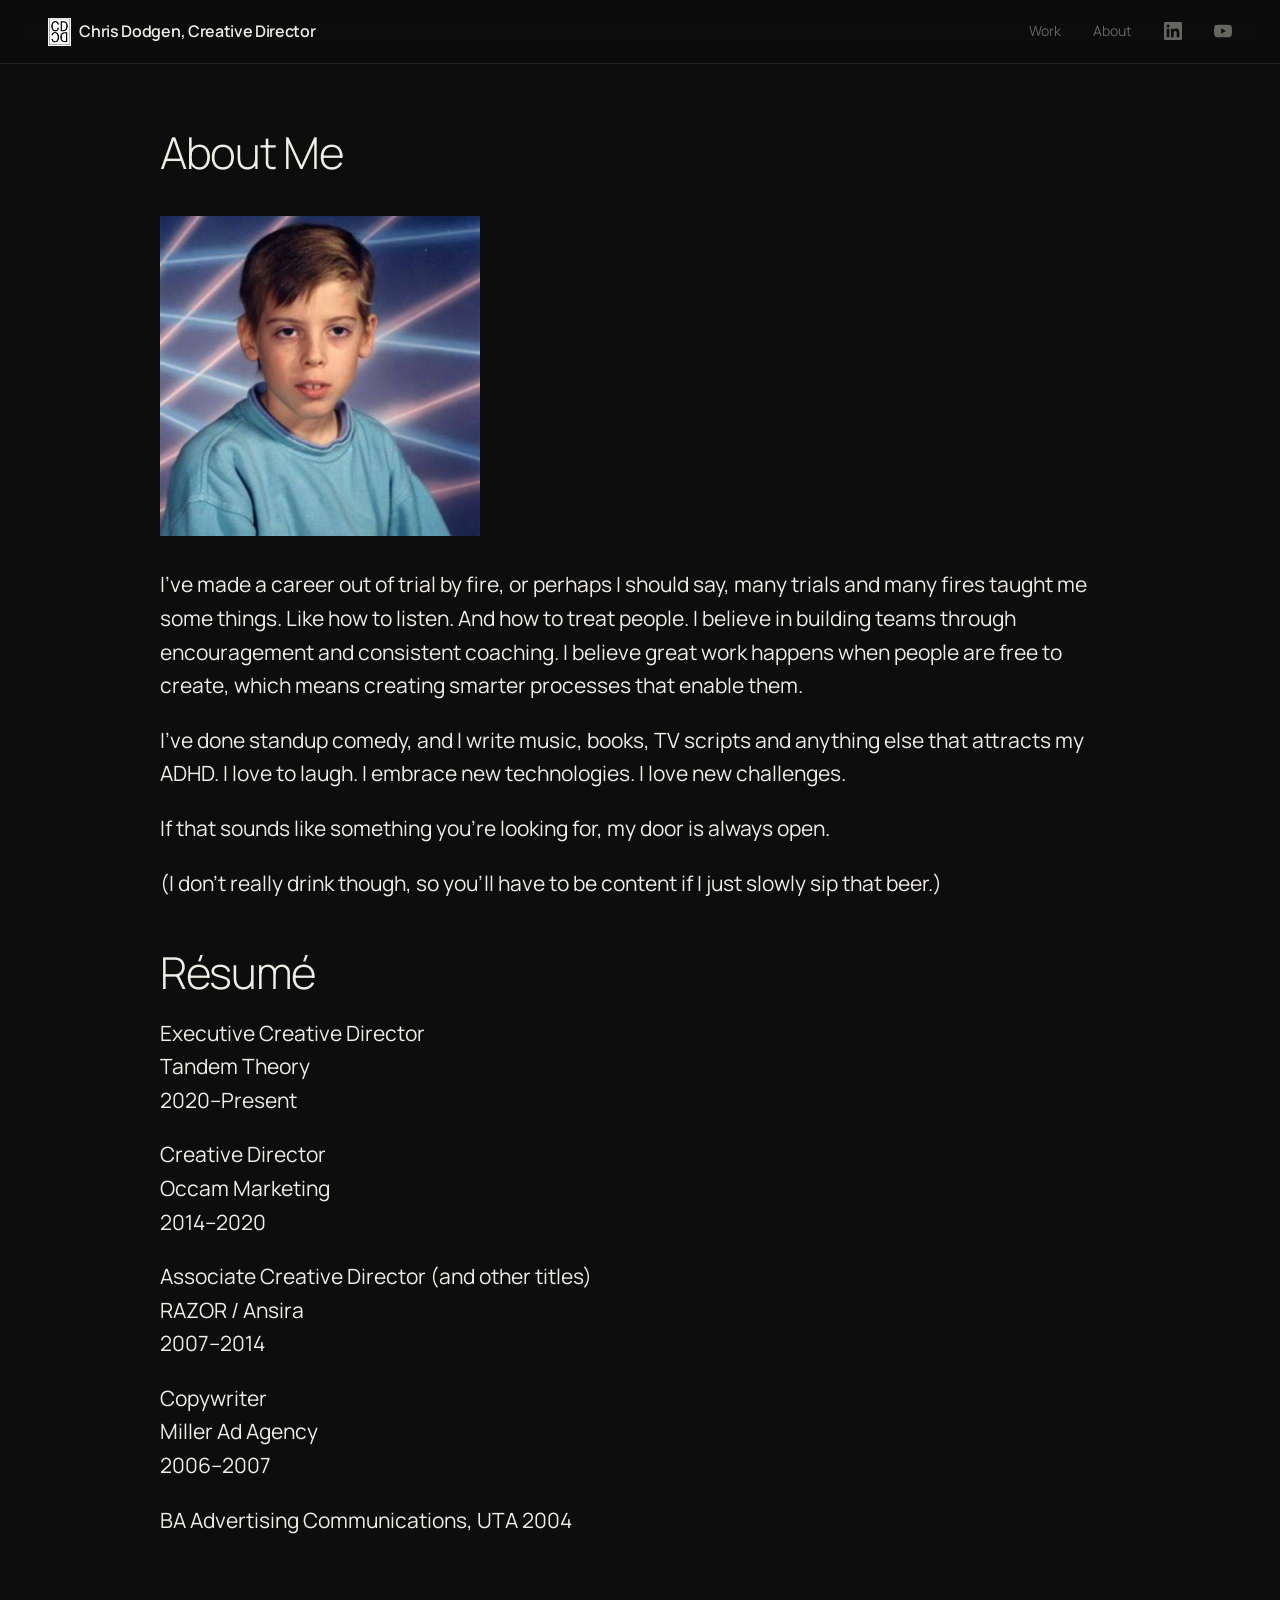
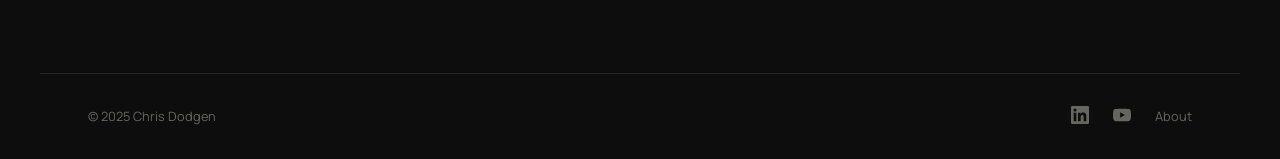
<file: about.html>
<!DOCTYPE html>
<html lang="en">
<head>
  <meta charset="UTF-8">
  <meta name="viewport" content="width=device-width, initial-scale=1.0">
  <title>About — Chris Dodgen</title>
  <link rel="stylesheet" href="css/style.css">
  <link rel="icon" href="assets/Header Icon/CD Logo.png" type="image/png">
</head>
<body>

<nav>
  <a class="nav-name" href="index.html">
    <img class="nav-logo" src="assets/Header Icon/CD Logo.png" alt="">
    Chris Dodgen, Creative Director
  </a>
  <div class="nav-links">
    <a href="index.html">Work</a>
    <a href="about.html" class="nav-about">About</a>
    <a href="https://www.linkedin.com/in/chrisdodgen/" target="_blank" rel="noopener" aria-label="LinkedIn">
      <svg class="nav-icon" xmlns="http://www.w3.org/2000/svg" viewBox="0 0 24 24" fill="currentColor"><path d="M20.447 20.452h-3.554v-5.569c0-1.328-.027-3.037-1.852-3.037-1.853 0-2.136 1.445-2.136 2.939v5.667H9.351V9h3.414v1.561h.046c.477-.9 1.637-1.85 3.37-1.85 3.601 0 4.267 2.37 4.267 5.455v6.286zM5.337 7.433a2.062 2.062 0 01-2.063-2.065 2.064 2.064 0 112.063 2.065zm1.782 13.019H3.555V9h3.564v11.452zM22.225 0H1.771C.792 0 0 .774 0 1.729v20.542C0 23.227.792 24 1.771 24h20.451C23.2 24 24 23.227 24 22.271V1.729C24 .774 23.2 0 22.222 0h.003z"/></svg>
    </a>
    <a href="https://youtube.com/chrisdodgen" target="_blank" rel="noopener" aria-label="YouTube">
      <svg class="nav-icon" xmlns="http://www.w3.org/2000/svg" viewBox="0 0 24 24" fill="currentColor"><path d="M23.498 6.186a3.016 3.016 0 00-2.122-2.136C19.505 3.545 12 3.545 12 3.545s-7.505 0-9.377.505A3.017 3.017 0 00.502 6.186C0 8.07 0 12 0 12s0 3.93.502 5.814a3.016 3.016 0 002.122 2.136c1.871.505 9.376.505 9.376.505s7.505 0 9.377-.505a3.015 3.015 0 002.122-2.136C24 15.93 24 12 24 12s0-3.93-.502-5.814zM9.545 15.568V8.432L15.818 12l-6.273 3.568z"/></svg>
    </a>
  </div>
</nav>

<div class="project-page">

  <div class="project-header">
    <h1>About Me</h1>
  </div>
  <img src="assets/Images/me.jpg" alt="Chris Dodgen" style="width:320px; margin-bottom:2rem;">

  <div class="project-header">
    <p class="description">I've made a career out of trial by fire, or perhaps I should say, many trials and many fires taught me some things. Like how to listen. And how to treat people. I believe in building teams through encouragement and consistent coaching. I believe great work happens when people are free to create, which means creating smarter processes that enable them.</p>
    <p class="description">I've done standup comedy, and I write music, books, TV scripts and anything else that attracts my ADHD. I love to laugh. I embrace new technologies. I love new challenges.</p>
    <p class="description">If that sounds like something you're looking for, my door is always open.</p>
    <p class="description">(I don't really drink though, so you'll have to be content if I just slowly sip that beer.)</p>
  </div>

  <div class="project-header" style="margin-top:3rem;">
    <h1>Résumé</h1>
    <p class="description">Executive Creative Director<br>Tandem Theory<br>2020–Present</p>
    <p class="description">Creative Director<br>Occam Marketing<br>2014–2020</p>
    <p class="description">Associate Creative Director (and other titles)<br>RAZOR / Ansira<br>2007–2014</p>
    <p class="description">Copywriter<br>Miller Ad Agency<br>2006–2007</p>
    <p class="description">BA Advertising Communications, UTA 2004</p>
  </div>

</div>

<footer>
  <p>&copy; 2025 Chris Dodgen</p>
  <div class="footer-links">
    <a href="https://www.linkedin.com/in/chrisdodgen/" target="_blank" rel="noopener" aria-label="LinkedIn">
      <svg class="nav-icon" xmlns="http://www.w3.org/2000/svg" viewBox="0 0 24 24" fill="currentColor"><path d="M20.447 20.452h-3.554v-5.569c0-1.328-.027-3.037-1.852-3.037-1.853 0-2.136 1.445-2.136 2.939v5.667H9.351V9h3.414v1.561h.046c.477-.9 1.637-1.85 3.37-1.85 3.601 0 4.267 2.37 4.267 5.455v6.286zM5.337 7.433a2.062 2.062 0 01-2.063-2.065 2.064 2.064 0 112.063 2.065zm1.782 13.019H3.555V9h3.564v11.452zM22.225 0H1.771C.792 0 0 .774 0 1.729v20.542C0 23.227.792 24 1.771 24h20.451C23.2 24 24 23.227 24 22.271V1.729C24 .774 23.2 0 22.222 0h.003z"/></svg>
    </a>
    <a href="https://youtube.com/chrisdodgen" target="_blank" rel="noopener" aria-label="YouTube">
      <svg class="nav-icon" xmlns="http://www.w3.org/2000/svg" viewBox="0 0 24 24" fill="currentColor"><path d="M23.498 6.186a3.016 3.016 0 00-2.122-2.136C19.505 3.545 12 3.545 12 3.545s-7.505 0-9.377.505A3.017 3.017 0 00.502 6.186C0 8.07 0 12 0 12s0 3.93.502 5.814a3.016 3.016 0 002.122 2.136c1.871.505 9.376.505 9.376.505s7.505 0 9.377-.505a3.015 3.015 0 002.122-2.136C24 15.93 24 12 24 12s0-3.93-.502-5.814zM9.545 15.568V8.432L15.818 12l-6.273 3.568z"/></svg>
    </a>
    <a href="about.html">About</a>
  </div>
</footer>

</body>
</html>
</file>
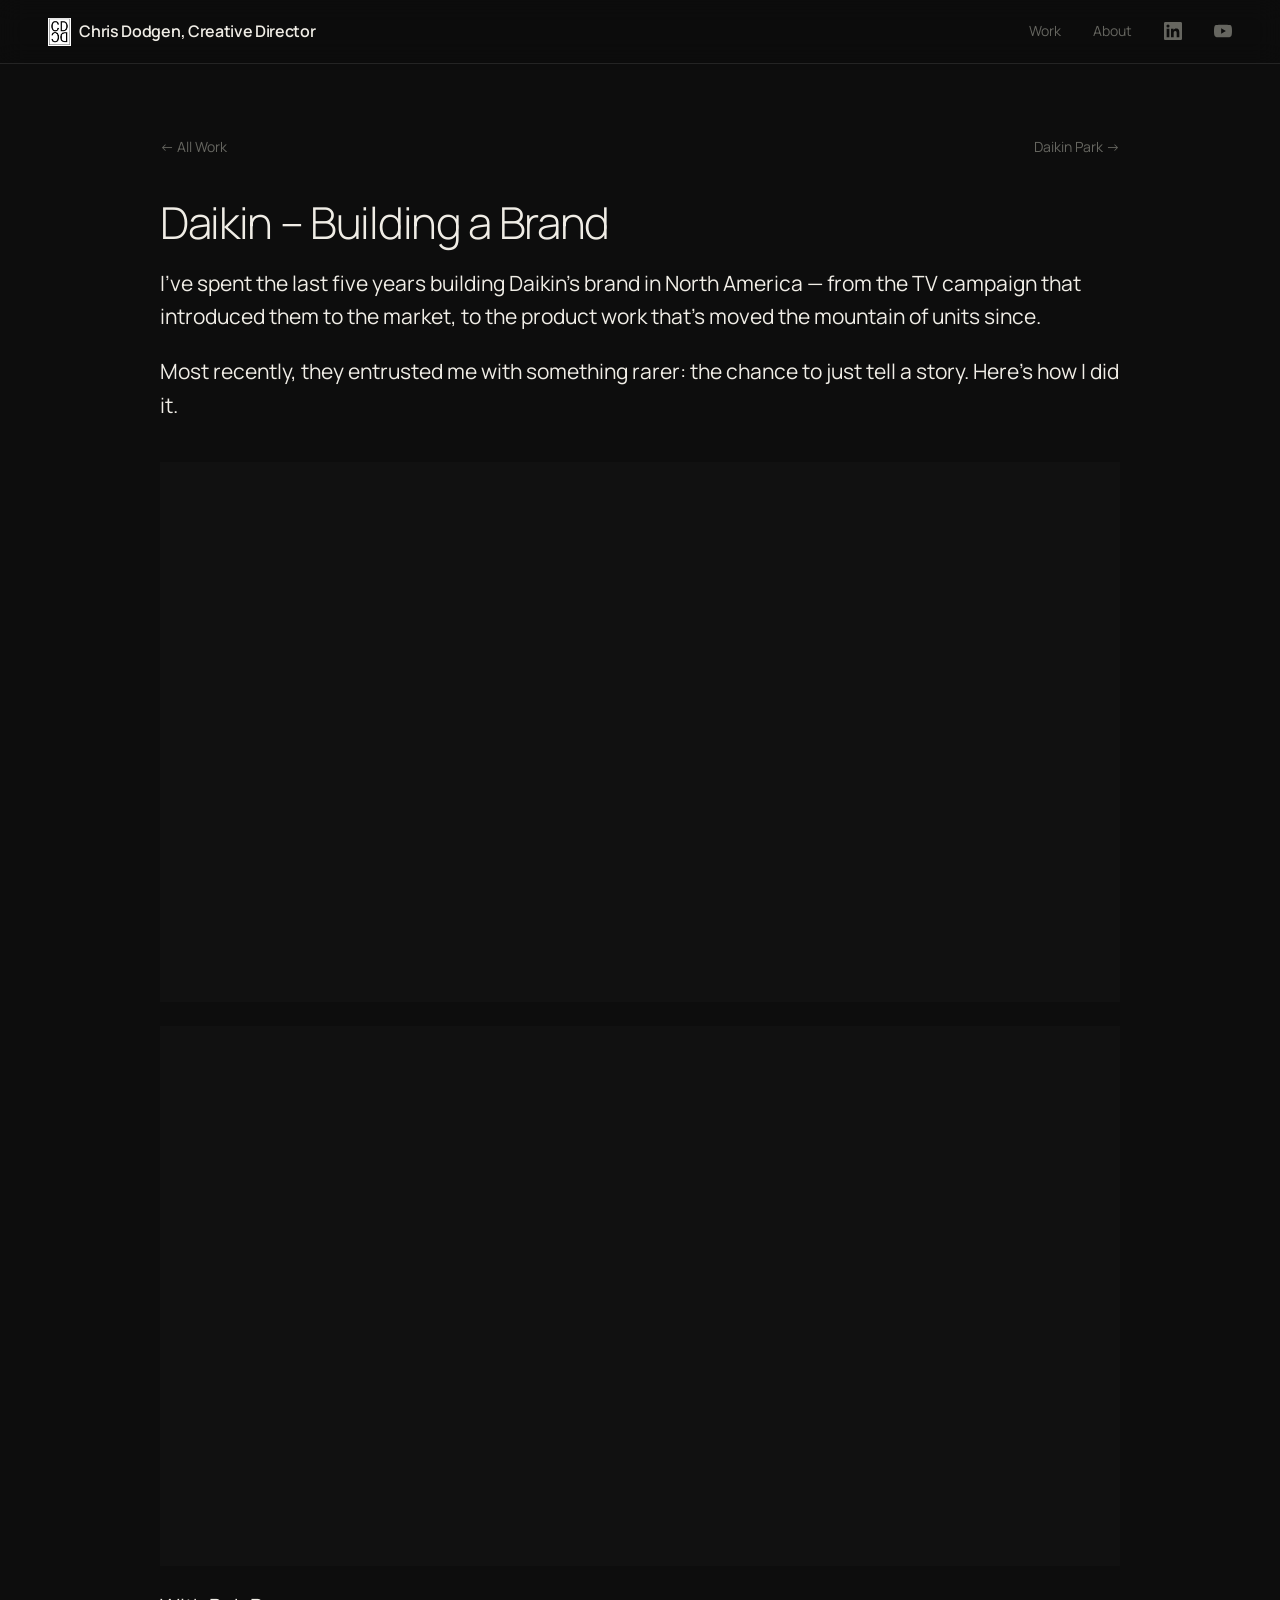
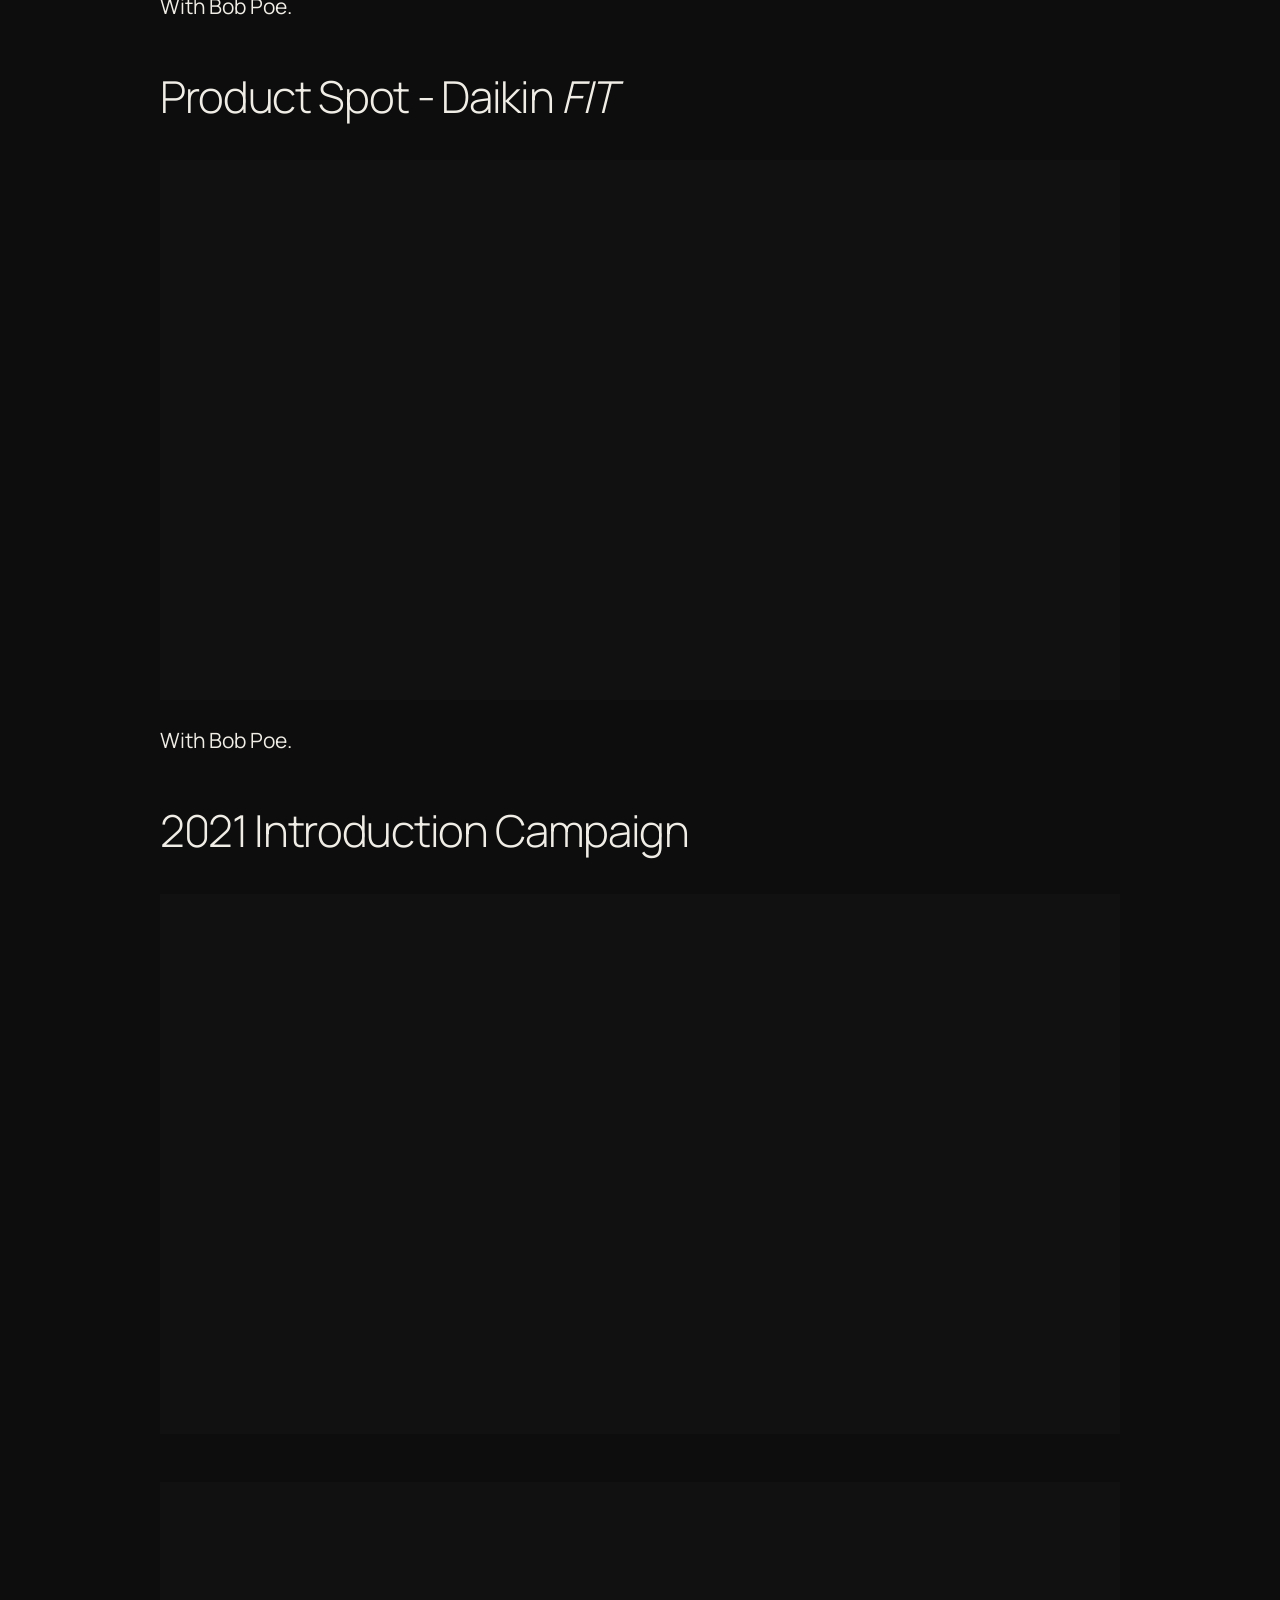
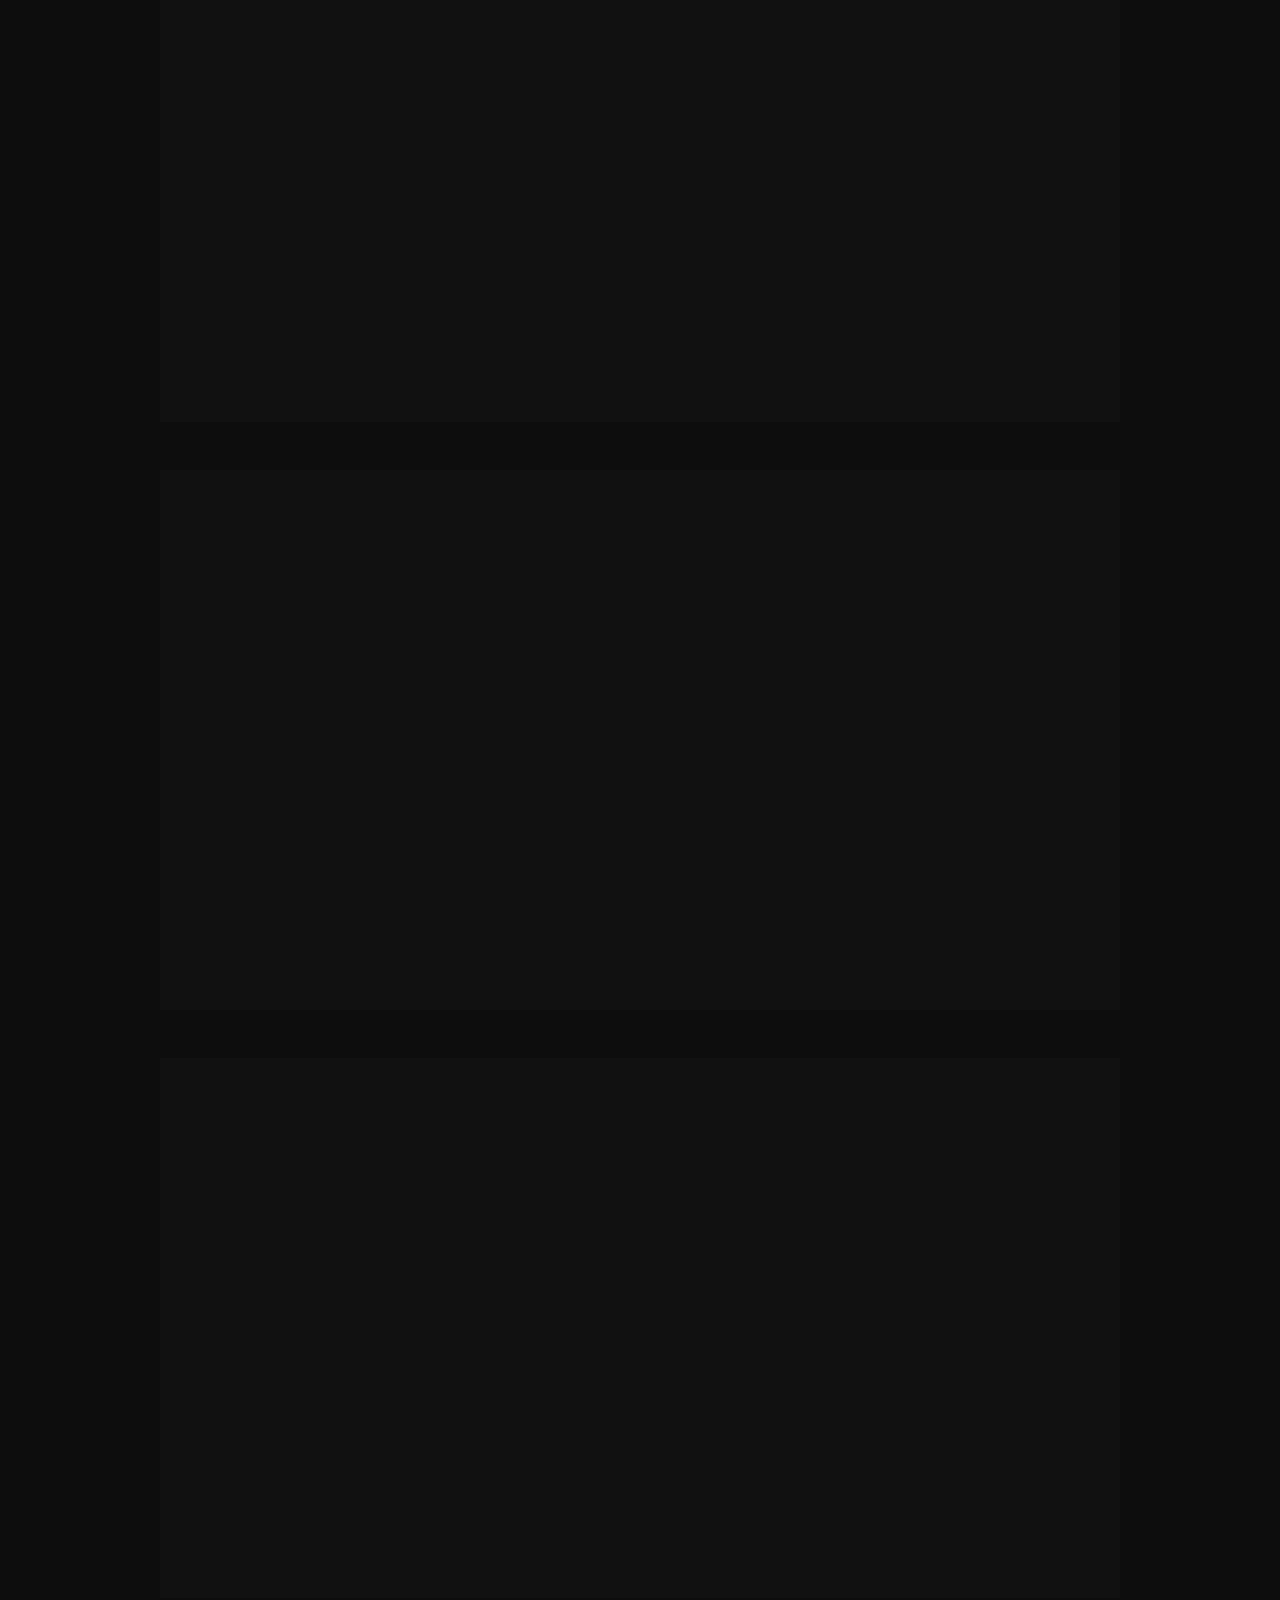
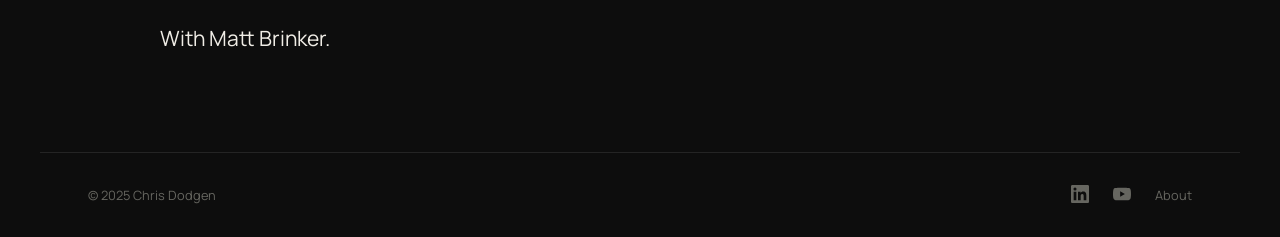
<file: projects/daikin-brand.html>
<!DOCTYPE html>
<html lang="en">
<head>
  <meta charset="UTF-8">
  <meta name="viewport" content="width=device-width, initial-scale=1.0">
  <title>Daikin — Chris Dodgen</title>
  <link rel="stylesheet" href="../css/style.css">
  <link rel="icon" href="../assets/Header Icon/CD Logo.png" type="image/png">
</head>
<body>

<nav>
  <a class="nav-name" href="../index.html">
    <img class="nav-logo" src="../assets/Header Icon/CD Logo.png" alt="">
    Chris Dodgen, Creative Director
  </a>
  <div class="nav-links">
    <a href="../index.html">Work</a>
    <a href="../about.html" class="nav-about">About</a>
    <a href="https://www.linkedin.com/in/chrisdodgen/" target="_blank" rel="noopener" aria-label="LinkedIn">
      <svg class="nav-icon" xmlns="http://www.w3.org/2000/svg" viewBox="0 0 24 24" fill="currentColor"><path d="M20.447 20.452h-3.554v-5.569c0-1.328-.027-3.037-1.852-3.037-1.853 0-2.136 1.445-2.136 2.939v5.667H9.351V9h3.414v1.561h.046c.477-.9 1.637-1.85 3.37-1.85 3.601 0 4.267 2.37 4.267 5.455v6.286zM5.337 7.433a2.062 2.062 0 01-2.063-2.065 2.064 2.064 0 112.063 2.065zm1.782 13.019H3.555V9h3.564v11.452zM22.225 0H1.771C.792 0 0 .774 0 1.729v20.542C0 23.227.792 24 1.771 24h20.451C23.2 24 24 23.227 24 22.271V1.729C24 .774 23.2 0 22.222 0h.003z"/></svg>
    </a>
    <a href="https://youtube.com/chrisdodgen" target="_blank" rel="noopener" aria-label="YouTube">
      <svg class="nav-icon" xmlns="http://www.w3.org/2000/svg" viewBox="0 0 24 24" fill="currentColor"><path d="M23.498 6.186a3.016 3.016 0 00-2.122-2.136C19.505 3.545 12 3.545 12 3.545s-7.505 0-9.377.505A3.017 3.017 0 00.502 6.186C0 8.07 0 12 0 12s0 3.93.502 5.814a3.016 3.016 0 002.122 2.136c1.871.505 9.376.505 9.376.505s7.505 0 9.377-.505a3.015 3.015 0 002.122-2.136C24 15.93 24 12 24 12s0-3.93-.502-5.814zM9.545 15.568V8.432L15.818 12l-6.273 3.568z"/></svg>
    </a>
  </div>
</nav>

<div class="project-page">

  <div class="project-nav">
    <a href="../index.html">← All Work</a>
    <a class="next" href="daikin-park.html">Daikin Park →</a>
  </div>
  <div class="project-header">
    <h1>Daikin – Building a Brand</h1>
    <p class="description">I've spent the last five years building Daikin's brand in North America — from the TV campaign that introduced them to the market, to the product work that's moved the mountain of units since.</p>
    <p class="description">Most recently, they entrusted me with something rarer: the chance to just tell a story. Here's how I did it.</p>
  </div>

  <div class="video-grid cols-1">
    <div>
      <div class="video-wrapper">
        <iframe src="https://player.vimeo.com/video/1223492919?title=0&byline=0&portrait=0" allowfullscreen></iframe>
      </div>
    </div>
  </div>

  <div class="video-grid cols-1">
    <div>
      <div class="video-wrapper">
        <iframe src="https://player.vimeo.com/video/1223493779?title=0&byline=0&portrait=0" allowfullscreen></iframe>
      </div>
    </div>
  </div>

  <p class="project-credits">With <a href="https://bobpoeart.com" target="_blank" rel="noopener">Bob Poe</a>.</p>

  <div class="project-header" style="margin-top:3rem;">
    <h1>Product Spot - Daikin <em>FIT</em></h1>
  </div>

  <div class="video-grid cols-1">
    <div>
      <div class="video-wrapper">
        <iframe src="https://player.vimeo.com/video/1223498487?title=0&byline=0&portrait=0" allowfullscreen></iframe>
      </div>
    </div>
  </div>

  <p class="project-credits">With <a href="https://bobpoeart.com" target="_blank" rel="noopener">Bob Poe</a>.</p>

  <div class="project-header" style="margin-top:3rem;">
    <h1>2021 Introduction Campaign</h1>
  </div>

  <div class="video-grid cols-1">
    <div>
      <div class="video-wrapper">
        <iframe src="https://player.vimeo.com/video/1043216668?title=0&byline=0&portrait=0" allowfullscreen></iframe>
      </div>
    </div>
    <div>
      <div class="video-wrapper">
        <iframe src="https://player.vimeo.com/video/1043216719?title=0&byline=0&portrait=0" allowfullscreen></iframe>
      </div>
    </div>
    <div>
      <div class="video-wrapper">
        <iframe src="https://player.vimeo.com/video/1043216706?title=0&byline=0&portrait=0" allowfullscreen></iframe>
      </div>
    </div>
    <div>
      <div class="video-wrapper">
        <iframe src="https://player.vimeo.com/video/1043216734?title=0&byline=0&portrait=0" allowfullscreen></iframe>
      </div>
    </div>
  </div>

  <p class="project-credits">With <a href="https://mattbrinker.com" target="_blank" rel="noopener">Matt Brinker</a>.</p>

</div>

<footer>
  <p>&copy; 2025 Chris Dodgen</p>
  <div class="footer-links">
    <a href="https://www.linkedin.com/in/chrisdodgen/" target="_blank" rel="noopener" aria-label="LinkedIn">
      <svg class="nav-icon" xmlns="http://www.w3.org/2000/svg" viewBox="0 0 24 24" fill="currentColor"><path d="M20.447 20.452h-3.554v-5.569c0-1.328-.027-3.037-1.852-3.037-1.853 0-2.136 1.445-2.136 2.939v5.667H9.351V9h3.414v1.561h.046c.477-.9 1.637-1.85 3.37-1.85 3.601 0 4.267 2.37 4.267 5.455v6.286zM5.337 7.433a2.062 2.062 0 01-2.063-2.065 2.064 2.064 0 112.063 2.065zm1.782 13.019H3.555V9h3.564v11.452zM22.225 0H1.771C.792 0 0 .774 0 1.729v20.542C0 23.227.792 24 1.771 24h20.451C23.2 24 24 23.227 24 22.271V1.729C24 .774 23.2 0 22.222 0h.003z"/></svg>
    </a>
    <a href="https://youtube.com/chrisdodgen" target="_blank" rel="noopener" aria-label="YouTube">
      <svg class="nav-icon" xmlns="http://www.w3.org/2000/svg" viewBox="0 0 24 24" fill="currentColor"><path d="M23.498 6.186a3.016 3.016 0 00-2.122-2.136C19.505 3.545 12 3.545 12 3.545s-7.505 0-9.377.505A3.017 3.017 0 00.502 6.186C0 8.07 0 12 0 12s0 3.93.502 5.814a3.016 3.016 0 002.122 2.136c1.871.505 9.376.505 9.376.505s7.505 0 9.377-.505a3.015 3.015 0 002.122-2.136C24 15.93 24 12 24 12s0-3.93-.502-5.814zM9.545 15.568V8.432L15.818 12l-6.273 3.568z"/></svg>
    </a>
    <a href="../about.html">About</a>
  </div>
</footer>

</body>
</html>
</file>
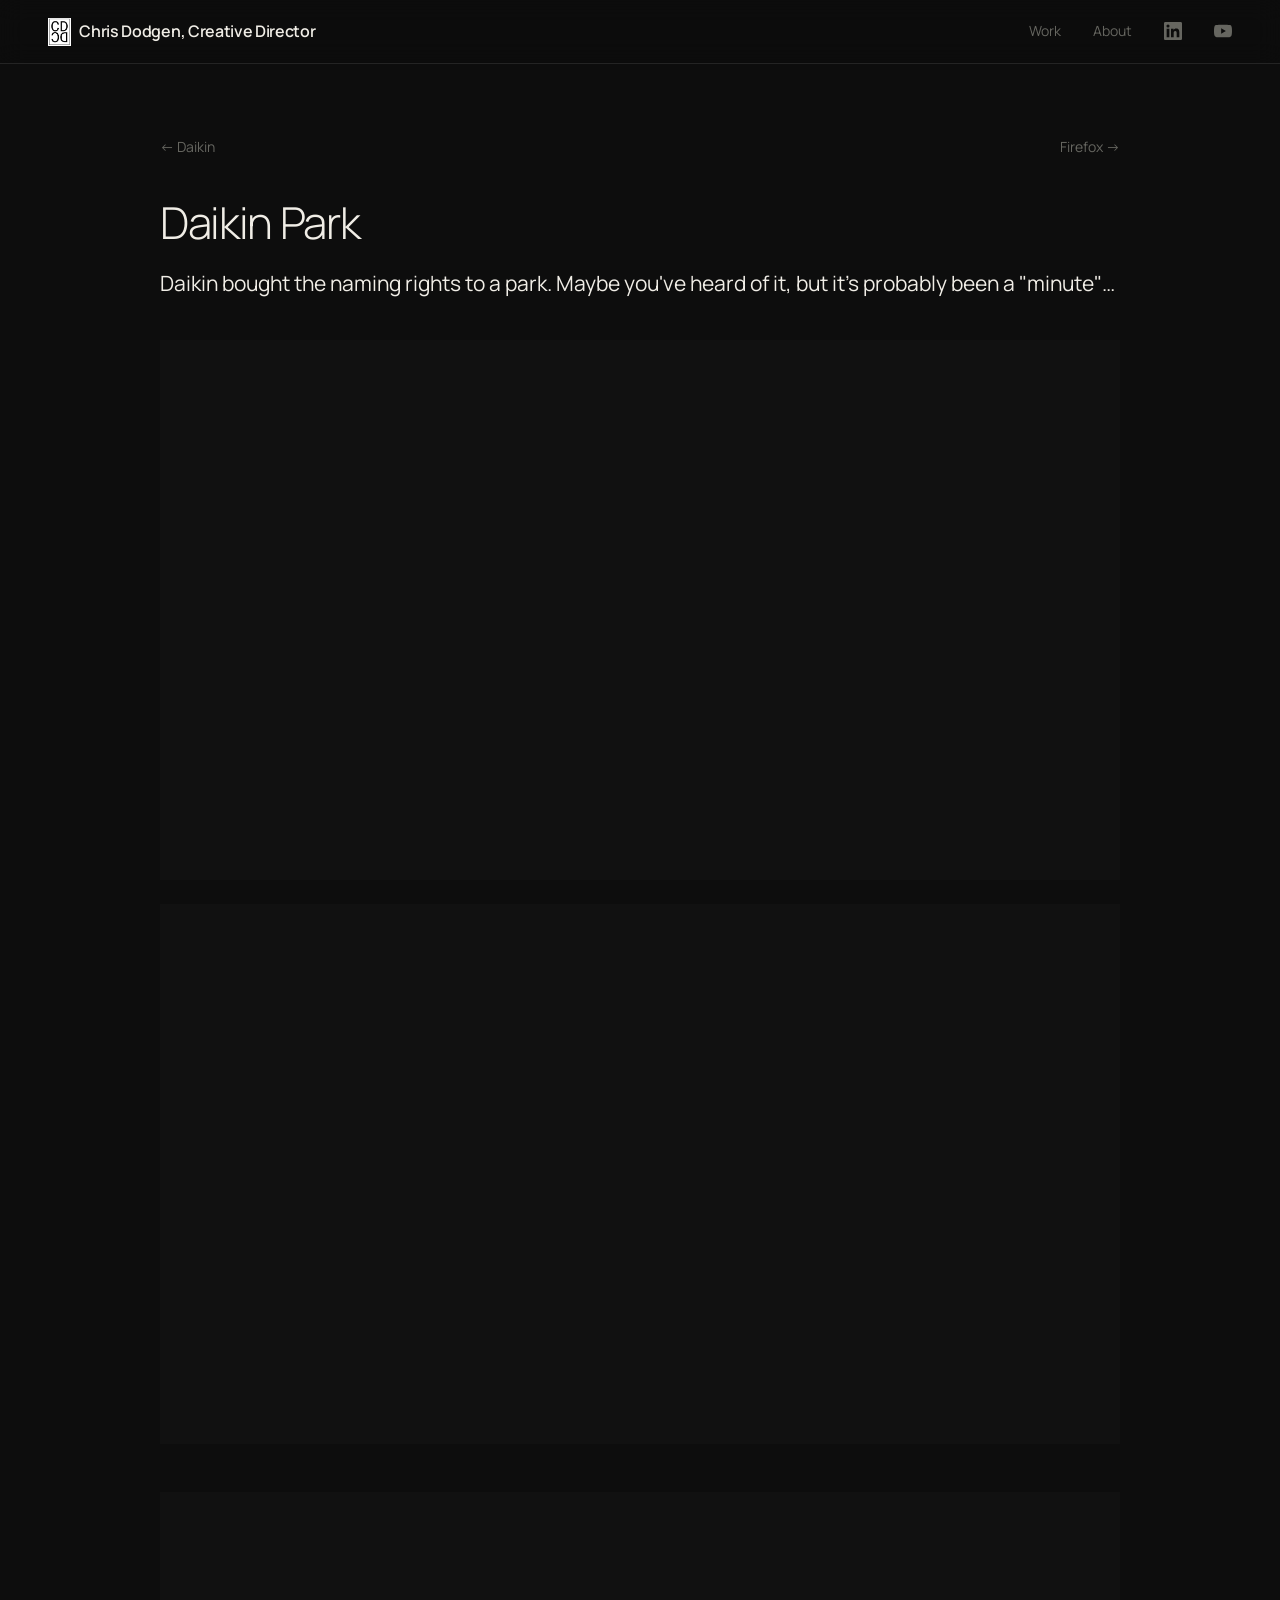
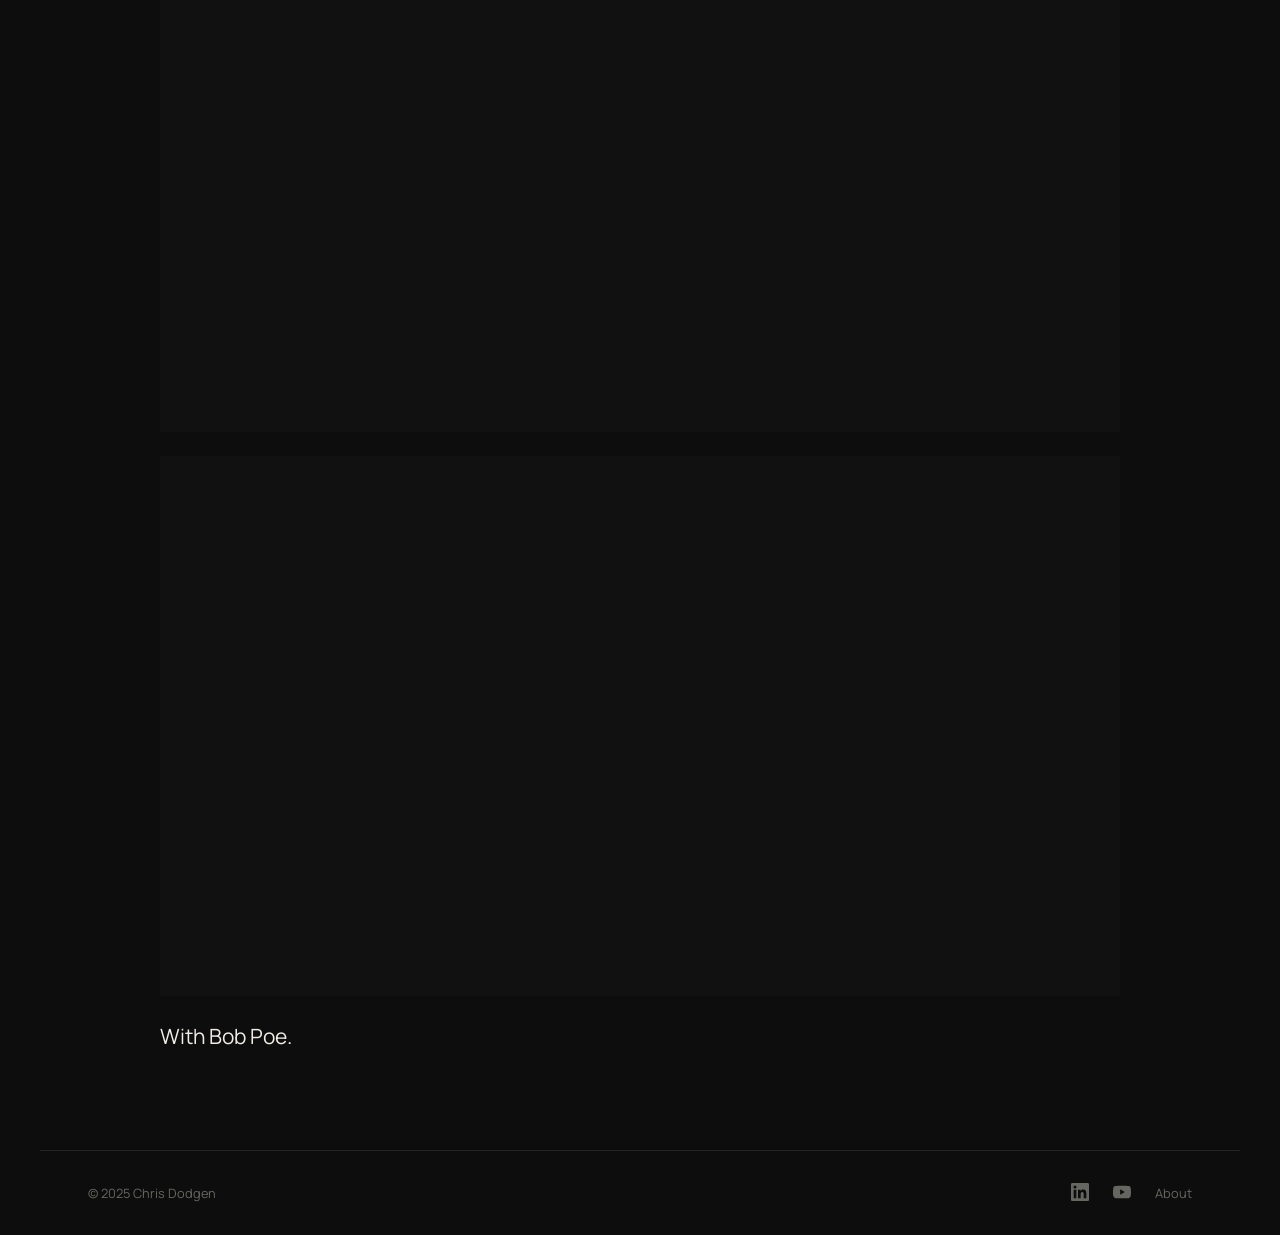
<file: projects/daikin-park.html>
<!DOCTYPE html>
<html lang="en">
<head>
  <meta charset="UTF-8">
  <meta name="viewport" content="width=device-width, initial-scale=1.0">
  <title>Daikin Park — Chris Dodgen</title>
  <link rel="stylesheet" href="../css/style.css">
  <link rel="icon" href="../assets/Header Icon/CD Logo.png" type="image/png">
</head>
<body>

<nav>
  <a class="nav-name" href="../index.html">
    <img class="nav-logo" src="../assets/Header Icon/CD Logo.png" alt="">
    Chris Dodgen, Creative Director
  </a>
  <div class="nav-links">
    <a href="../index.html">Work</a>
    <a href="../about.html" class="nav-about">About</a>
    <a href="https://www.linkedin.com/in/chrisdodgen/" target="_blank" rel="noopener" aria-label="LinkedIn">
      <svg class="nav-icon" xmlns="http://www.w3.org/2000/svg" viewBox="0 0 24 24" fill="currentColor"><path d="M20.447 20.452h-3.554v-5.569c0-1.328-.027-3.037-1.852-3.037-1.853 0-2.136 1.445-2.136 2.939v5.667H9.351V9h3.414v1.561h.046c.477-.9 1.637-1.85 3.37-1.85 3.601 0 4.267 2.37 4.267 5.455v6.286zM5.337 7.433a2.062 2.062 0 01-2.063-2.065 2.064 2.064 0 112.063 2.065zm1.782 13.019H3.555V9h3.564v11.452zM22.225 0H1.771C.792 0 0 .774 0 1.729v20.542C0 23.227.792 24 1.771 24h20.451C23.2 24 24 23.227 24 22.271V1.729C24 .774 23.2 0 22.222 0h.003z"/></svg>
    </a>
    <a href="https://youtube.com/chrisdodgen" target="_blank" rel="noopener" aria-label="YouTube">
      <svg class="nav-icon" xmlns="http://www.w3.org/2000/svg" viewBox="0 0 24 24" fill="currentColor"><path d="M23.498 6.186a3.016 3.016 0 00-2.122-2.136C19.505 3.545 12 3.545 12 3.545s-7.505 0-9.377.505A3.017 3.017 0 00.502 6.186C0 8.07 0 12 0 12s0 3.93.502 5.814a3.016 3.016 0 002.122 2.136c1.871.505 9.376.505 9.376.505s7.505 0 9.377-.505a3.015 3.015 0 002.122-2.136C24 15.93 24 12 24 12s0-3.93-.502-5.814zM9.545 15.568V8.432L15.818 12l-6.273 3.568z"/></svg>
    </a>
  </div>
</nav>

<div class="project-page">

  <div class="project-nav">
    <a href="daikin-brand.html">← Daikin</a>
    <a class="next" href="firefox.html">Firefox →</a>
  </div>
  <div class="project-header">
    <h1>Daikin Park</h1>
    <p class="description">Daikin bought the naming rights to a park. Maybe you've heard of it, but it's probably been a "minute"…</p>
  </div>

  <div class="video-grid cols-1">
    <div>
      <div class="video-wrapper">
        <iframe src="https://player.vimeo.com/video/1073033732?title=0&byline=0&portrait=0" allowfullscreen></iframe>
      </div>
    </div>
  </div>

  <div class="video-grid cols-1">
    <div>
      <div class="video-wrapper">
        <iframe src="https://player.vimeo.com/video/1073033761?title=0&byline=0&portrait=0" allowfullscreen></iframe>
      </div>
    </div>
    <div>
      <div class="video-wrapper">
        <iframe src="https://player.vimeo.com/video/1073062500?title=0&byline=0&portrait=0" allowfullscreen></iframe>
      </div>
    </div>
  </div>

  <div class="video-grid cols-1">
    <div>
      <div class="video-wrapper">
        <iframe src="https://player.vimeo.com/video/1223487179?title=0&byline=0&portrait=0" allowfullscreen></iframe>
      </div>
    </div>
  </div>

  <p class="project-credits">With <a href="https://bobpoeart.com" target="_blank" rel="noopener">Bob Poe</a>.</p>


</div>

<footer>
  <p>&copy; 2025 Chris Dodgen</p>
  <div class="footer-links">
    <a href="https://www.linkedin.com/in/chrisdodgen/" target="_blank" rel="noopener" aria-label="LinkedIn">
      <svg class="nav-icon" xmlns="http://www.w3.org/2000/svg" viewBox="0 0 24 24" fill="currentColor"><path d="M20.447 20.452h-3.554v-5.569c0-1.328-.027-3.037-1.852-3.037-1.853 0-2.136 1.445-2.136 2.939v5.667H9.351V9h3.414v1.561h.046c.477-.9 1.637-1.85 3.37-1.85 3.601 0 4.267 2.37 4.267 5.455v6.286zM5.337 7.433a2.062 2.062 0 01-2.063-2.065 2.064 2.064 0 112.063 2.065zm1.782 13.019H3.555V9h3.564v11.452zM22.225 0H1.771C.792 0 0 .774 0 1.729v20.542C0 23.227.792 24 1.771 24h20.451C23.2 24 24 23.227 24 22.271V1.729C24 .774 23.2 0 22.222 0h.003z"/></svg>
    </a>
    <a href="https://youtube.com/chrisdodgen" target="_blank" rel="noopener" aria-label="YouTube">
      <svg class="nav-icon" xmlns="http://www.w3.org/2000/svg" viewBox="0 0 24 24" fill="currentColor"><path d="M23.498 6.186a3.016 3.016 0 00-2.122-2.136C19.505 3.545 12 3.545 12 3.545s-7.505 0-9.377.505A3.017 3.017 0 00.502 6.186C0 8.07 0 12 0 12s0 3.93.502 5.814a3.016 3.016 0 002.122 2.136c1.871.505 9.376.505 9.376.505s7.505 0 9.377-.505a3.015 3.015 0 002.122-2.136C24 15.93 24 12 24 12s0-3.93-.502-5.814zM9.545 15.568V8.432L15.818 12l-6.273 3.568z"/></svg>
    </a>
    <a href="../about.html">About</a>
  </div>
</footer>

</body>
</html>
</file>
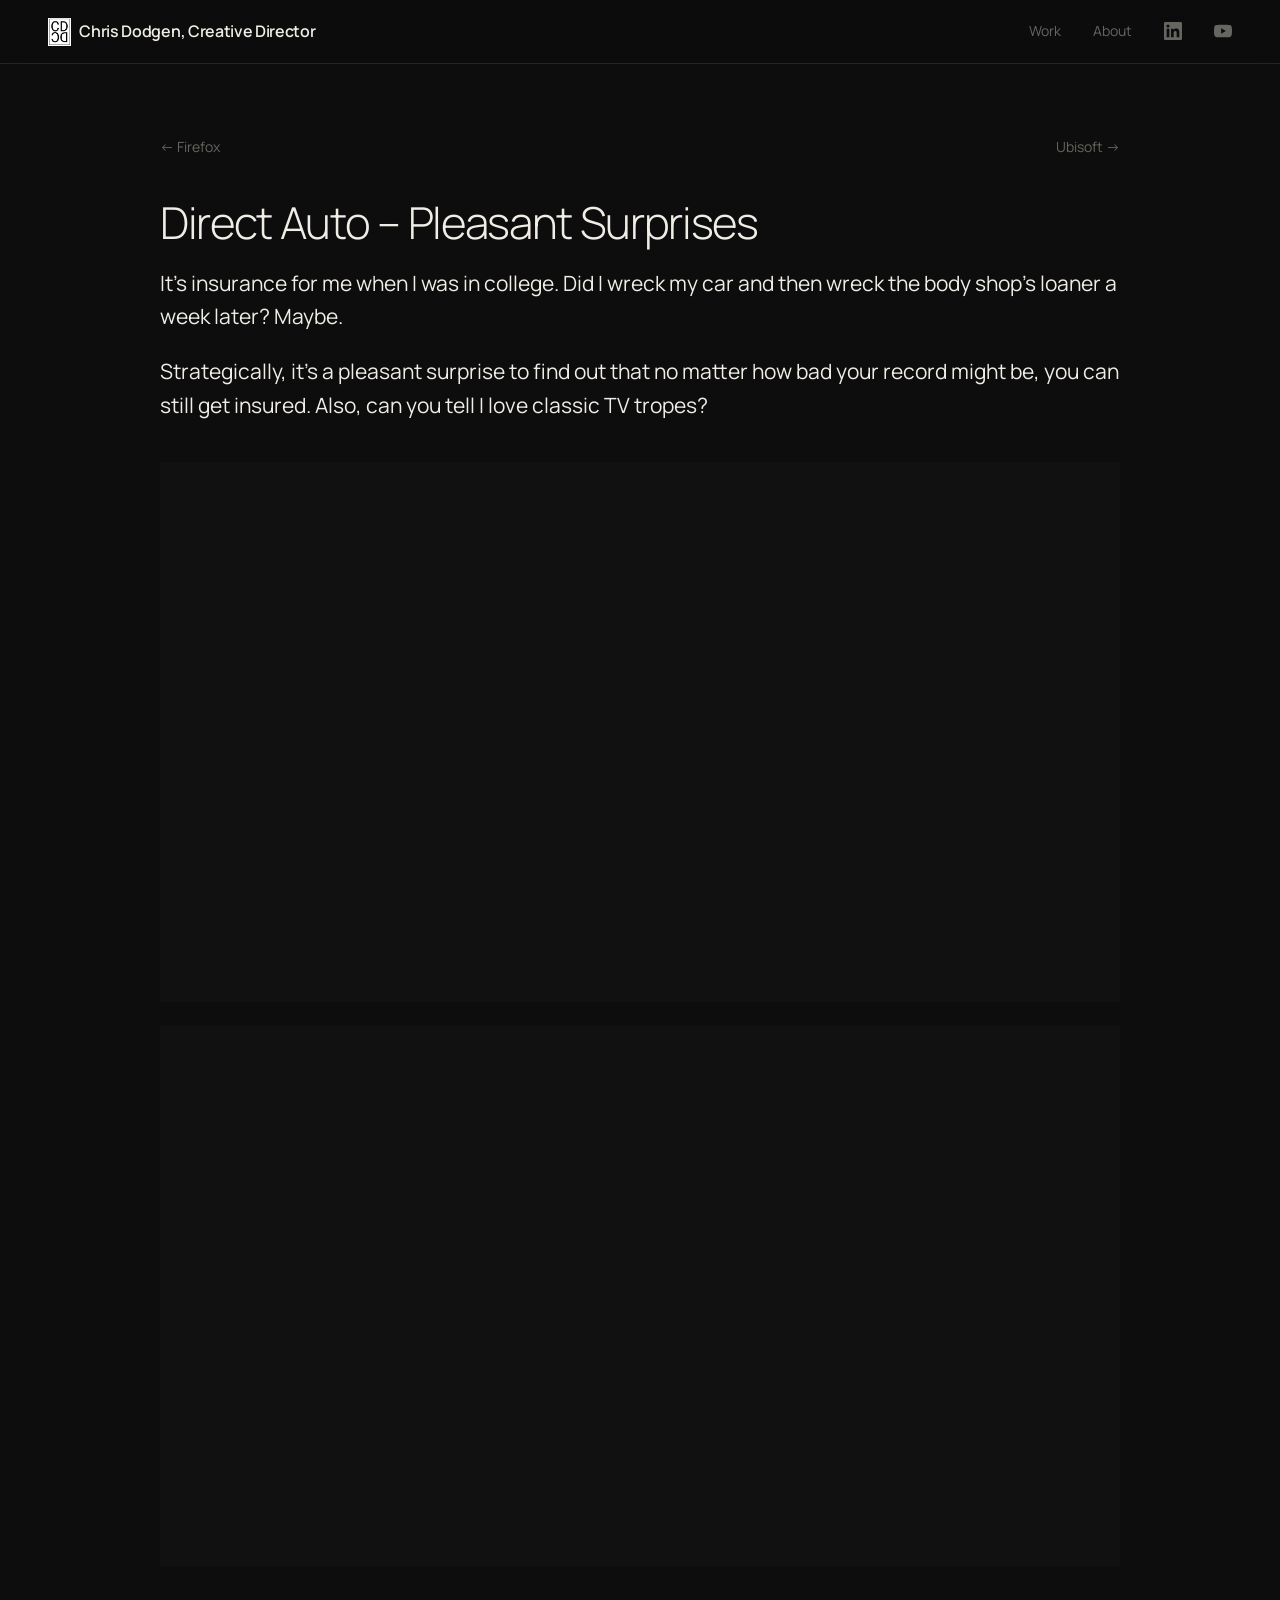
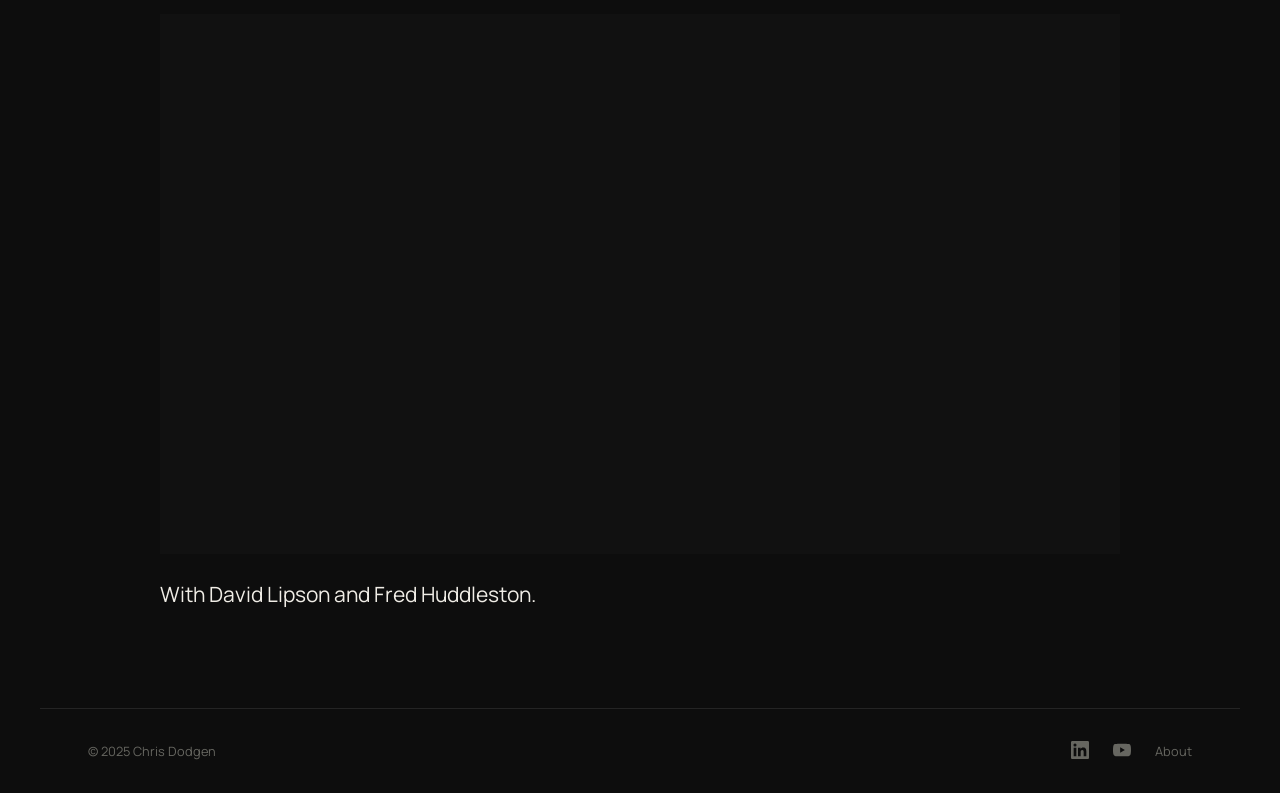
<file: projects/direct-auto.html>
<!DOCTYPE html>
<html lang="en">
<head>
  <meta charset="UTF-8">
  <meta name="viewport" content="width=device-width, initial-scale=1.0">
  <title>Direct Auto — Chris Dodgen</title>
  <link rel="stylesheet" href="../css/style.css">
  <link rel="icon" href="../assets/Header Icon/CD Logo.png" type="image/png">
</head>
<body>

<nav>
  <a class="nav-name" href="../index.html">
    <img class="nav-logo" src="../assets/Header Icon/CD Logo.png" alt="">
    Chris Dodgen, Creative Director
  </a>
  <div class="nav-links">
    <a href="../index.html">Work</a>
    <a href="../about.html" class="nav-about">About</a>
    <a href="https://www.linkedin.com/in/chrisdodgen/" target="_blank" rel="noopener" aria-label="LinkedIn">
      <svg class="nav-icon" xmlns="http://www.w3.org/2000/svg" viewBox="0 0 24 24" fill="currentColor"><path d="M20.447 20.452h-3.554v-5.569c0-1.328-.027-3.037-1.852-3.037-1.853 0-2.136 1.445-2.136 2.939v5.667H9.351V9h3.414v1.561h.046c.477-.9 1.637-1.85 3.37-1.85 3.601 0 4.267 2.37 4.267 5.455v6.286zM5.337 7.433a2.062 2.062 0 01-2.063-2.065 2.064 2.064 0 112.063 2.065zm1.782 13.019H3.555V9h3.564v11.452zM22.225 0H1.771C.792 0 0 .774 0 1.729v20.542C0 23.227.792 24 1.771 24h20.451C23.2 24 24 23.227 24 22.271V1.729C24 .774 23.2 0 22.222 0h.003z"/></svg>
    </a>
    <a href="https://youtube.com/chrisdodgen" target="_blank" rel="noopener" aria-label="YouTube">
      <svg class="nav-icon" xmlns="http://www.w3.org/2000/svg" viewBox="0 0 24 24" fill="currentColor"><path d="M23.498 6.186a3.016 3.016 0 00-2.122-2.136C19.505 3.545 12 3.545 12 3.545s-7.505 0-9.377.505A3.017 3.017 0 00.502 6.186C0 8.07 0 12 0 12s0 3.93.502 5.814a3.016 3.016 0 002.122 2.136c1.871.505 9.376.505 9.376.505s7.505 0 9.377-.505a3.015 3.015 0 002.122-2.136C24 15.93 24 12 24 12s0-3.93-.502-5.814zM9.545 15.568V8.432L15.818 12l-6.273 3.568z"/></svg>
    </a>
  </div>
</nav>

<div class="project-page">

  <div class="project-nav">
    <a href="firefox.html">← Firefox</a>
    <a class="next" href="ubisoft.html">Ubisoft →</a>
  </div>
  <div class="project-header">
    <h1>Direct Auto – Pleasant Surprises</h1>
    <p class="description">It's insurance for me when I was in college. Did I wreck my car and then wreck the body shop's loaner a week later? Maybe.</p>
    <p class="description">Strategically, it's a pleasant surprise to find out that no matter how bad your record might be, you can still get insured. Also, can you tell I love classic TV tropes?</p>
  </div>

  <div class="video-grid cols-1">
    <div>
      <div class="video-wrapper">
        <iframe src="https://player.vimeo.com/video/1043267801?title=0&byline=0&portrait=0" allowfullscreen></iframe>
      </div>
    </div>
  </div>

  <div class="video-grid cols-1">
    <div>
      <div class="video-wrapper">
        <iframe src="https://player.vimeo.com/video/1043267816?title=0&byline=0&portrait=0" allowfullscreen></iframe>
      </div>
    </div>
    <div>
      <div class="video-wrapper">
        <iframe src="https://player.vimeo.com/video/1043267806?title=0&byline=0&portrait=0" allowfullscreen></iframe>
      </div>
    </div>
  </div>

  <p class="project-credits">With David Lipson and Fred Huddleston.</p>


</div>

<footer>
  <p>&copy; 2025 Chris Dodgen</p>
  <div class="footer-links">
    <a href="https://www.linkedin.com/in/chrisdodgen/" target="_blank" rel="noopener" aria-label="LinkedIn">
      <svg class="nav-icon" xmlns="http://www.w3.org/2000/svg" viewBox="0 0 24 24" fill="currentColor"><path d="M20.447 20.452h-3.554v-5.569c0-1.328-.027-3.037-1.852-3.037-1.853 0-2.136 1.445-2.136 2.939v5.667H9.351V9h3.414v1.561h.046c.477-.9 1.637-1.85 3.37-1.85 3.601 0 4.267 2.37 4.267 5.455v6.286zM5.337 7.433a2.062 2.062 0 01-2.063-2.065 2.064 2.064 0 112.063 2.065zm1.782 13.019H3.555V9h3.564v11.452zM22.225 0H1.771C.792 0 0 .774 0 1.729v20.542C0 23.227.792 24 1.771 24h20.451C23.2 24 24 23.227 24 22.271V1.729C24 .774 23.2 0 22.222 0h.003z"/></svg>
    </a>
    <a href="https://youtube.com/chrisdodgen" target="_blank" rel="noopener" aria-label="YouTube">
      <svg class="nav-icon" xmlns="http://www.w3.org/2000/svg" viewBox="0 0 24 24" fill="currentColor"><path d="M23.498 6.186a3.016 3.016 0 00-2.122-2.136C19.505 3.545 12 3.545 12 3.545s-7.505 0-9.377.505A3.017 3.017 0 00.502 6.186C0 8.07 0 12 0 12s0 3.93.502 5.814a3.016 3.016 0 002.122 2.136c1.871.505 9.376.505 9.376.505s7.505 0 9.377-.505a3.015 3.015 0 002.122-2.136C24 15.93 24 12 24 12s0-3.93-.502-5.814zM9.545 15.568V8.432L15.818 12l-6.273 3.568z"/></svg>
    </a>
    <a href="../about.html">About</a>
  </div>
</footer>

</body>
</html>
</file>
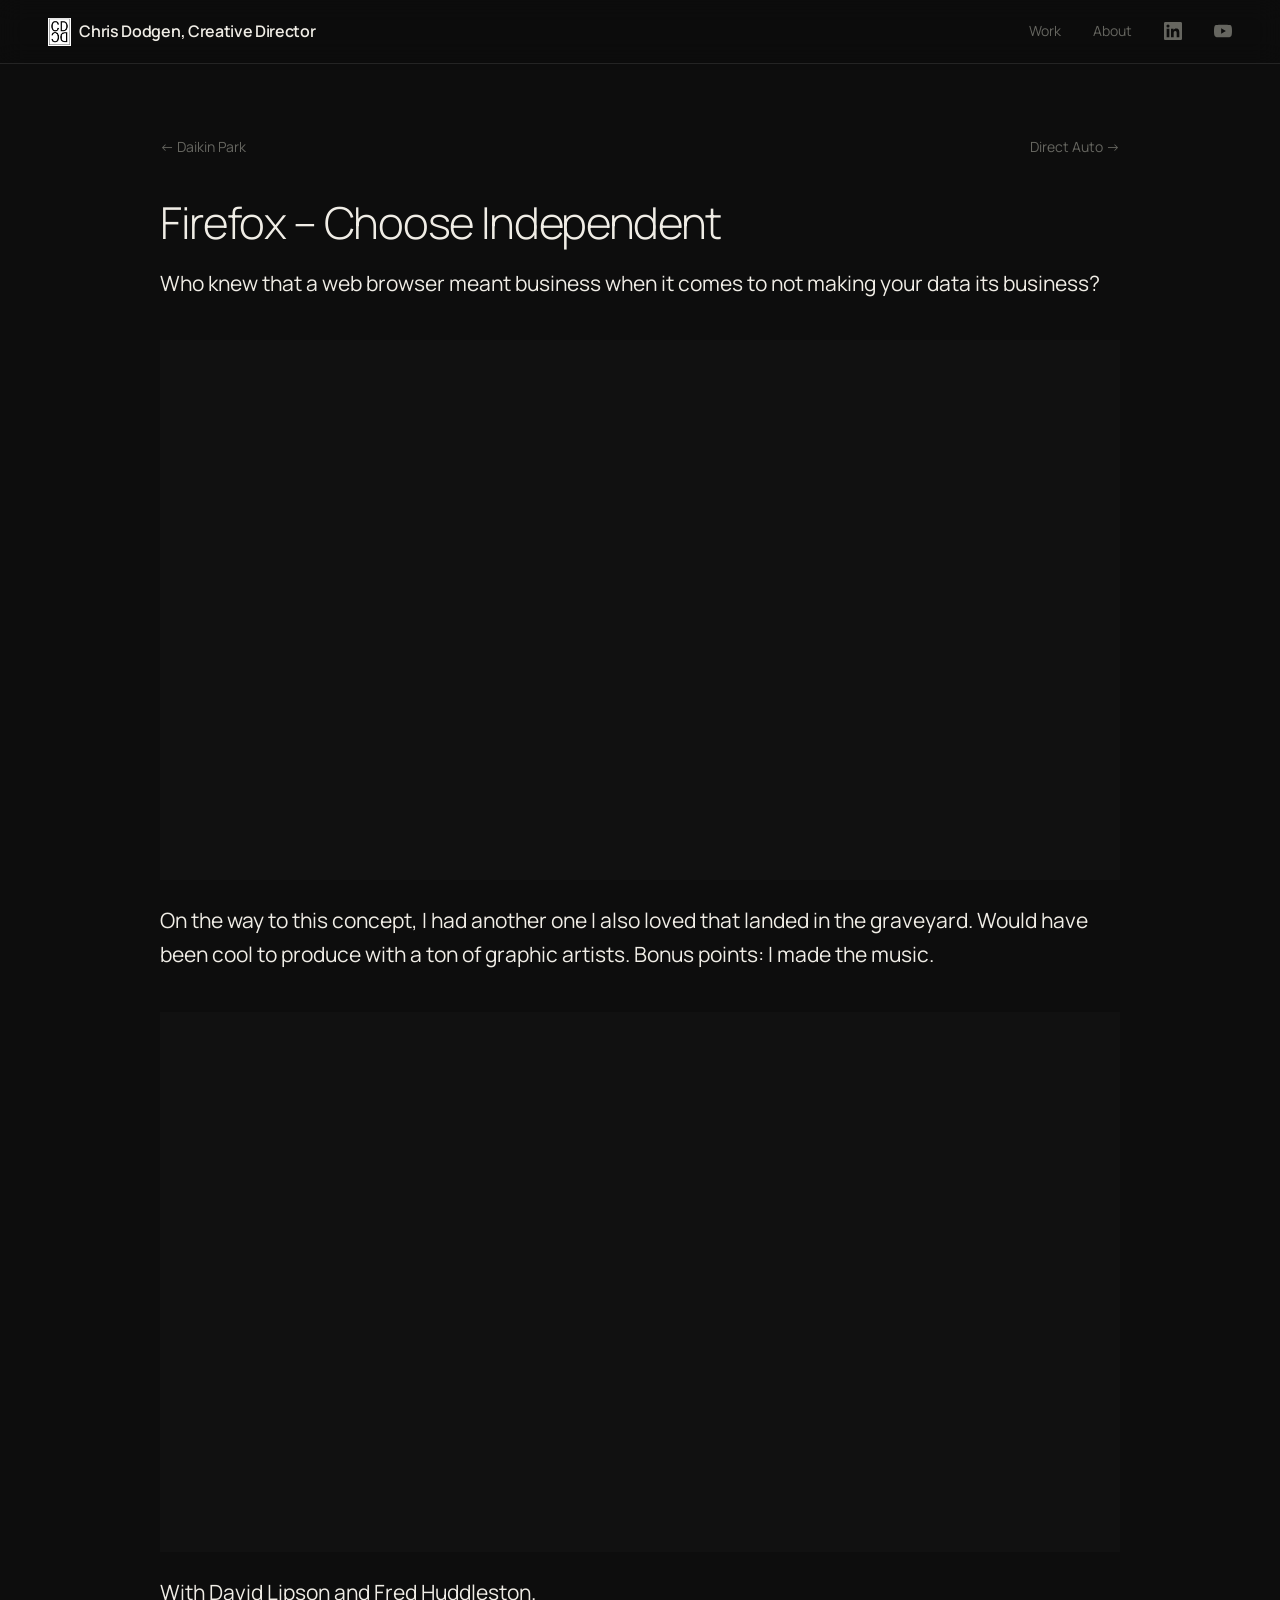
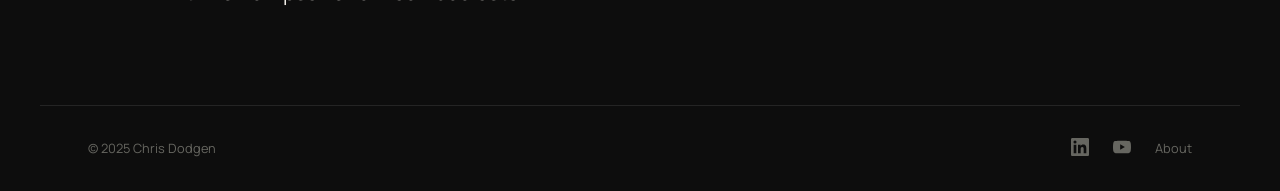
<file: projects/firefox.html>
<!DOCTYPE html>
<html lang="en">
<head>
  <meta charset="UTF-8">
  <meta name="viewport" content="width=device-width, initial-scale=1.0">
  <title>Firefox — Chris Dodgen</title>
  <link rel="stylesheet" href="../css/style.css">
  <link rel="icon" href="../assets/Header Icon/CD Logo.png" type="image/png">
</head>
<body>

<nav>
  <a class="nav-name" href="../index.html">
    <img class="nav-logo" src="../assets/Header Icon/CD Logo.png" alt="">
    Chris Dodgen, Creative Director
  </a>
  <div class="nav-links">
    <a href="../index.html">Work</a>
    <a href="../about.html" class="nav-about">About</a>
    <a href="https://www.linkedin.com/in/chrisdodgen/" target="_blank" rel="noopener" aria-label="LinkedIn">
      <svg class="nav-icon" xmlns="http://www.w3.org/2000/svg" viewBox="0 0 24 24" fill="currentColor"><path d="M20.447 20.452h-3.554v-5.569c0-1.328-.027-3.037-1.852-3.037-1.853 0-2.136 1.445-2.136 2.939v5.667H9.351V9h3.414v1.561h.046c.477-.9 1.637-1.85 3.37-1.85 3.601 0 4.267 2.37 4.267 5.455v6.286zM5.337 7.433a2.062 2.062 0 01-2.063-2.065 2.064 2.064 0 112.063 2.065zm1.782 13.019H3.555V9h3.564v11.452zM22.225 0H1.771C.792 0 0 .774 0 1.729v20.542C0 23.227.792 24 1.771 24h20.451C23.2 24 24 23.227 24 22.271V1.729C24 .774 23.2 0 22.222 0h.003z"/></svg>
    </a>
    <a href="https://youtube.com/chrisdodgen" target="_blank" rel="noopener" aria-label="YouTube">
      <svg class="nav-icon" xmlns="http://www.w3.org/2000/svg" viewBox="0 0 24 24" fill="currentColor"><path d="M23.498 6.186a3.016 3.016 0 00-2.122-2.136C19.505 3.545 12 3.545 12 3.545s-7.505 0-9.377.505A3.017 3.017 0 00.502 6.186C0 8.07 0 12 0 12s0 3.93.502 5.814a3.016 3.016 0 002.122 2.136c1.871.505 9.376.505 9.376.505s7.505 0 9.377-.505a3.015 3.015 0 002.122-2.136C24 15.93 24 12 24 12s0-3.93-.502-5.814zM9.545 15.568V8.432L15.818 12l-6.273 3.568z"/></svg>
    </a>
  </div>
</nav>

<div class="project-page">

  <div class="project-nav">
    <a href="daikin-park.html">← Daikin Park</a>
    <a class="next" href="direct-auto.html">Direct Auto →</a>
  </div>
  <div class="project-header">
    <h1>Firefox – Choose Independent</h1>
    <p class="description">Who knew that a web browser meant business when it comes to not making your data its business?</p>
  </div>

  <div class="video-grid cols-1">
    <div>
      <div class="video-wrapper">
        <iframe src="https://player.vimeo.com/video/1043169719?title=0&byline=0&portrait=0" allowfullscreen></iframe>
      </div>
    </div>
  </div>

  <div class="project-header">
    <p class="description">On the way to this concept, I had another one I also loved that landed in the graveyard. Would have been cool to produce with a ton of graphic artists. Bonus points: I made the music.</p>
  </div>

  <div class="video-grid cols-1">
    <div>
      <div class="video-wrapper">
        <iframe src="https://player.vimeo.com/video/1043173074?title=0&byline=0&portrait=0" allowfullscreen></iframe>
      </div>
    </div>
  </div>

  <p class="project-credits">With David Lipson and Fred Huddleston.</p>


</div>

<footer>
  <p>&copy; 2025 Chris Dodgen</p>
  <div class="footer-links">
    <a href="https://www.linkedin.com/in/chrisdodgen/" target="_blank" rel="noopener" aria-label="LinkedIn">
      <svg class="nav-icon" xmlns="http://www.w3.org/2000/svg" viewBox="0 0 24 24" fill="currentColor"><path d="M20.447 20.452h-3.554v-5.569c0-1.328-.027-3.037-1.852-3.037-1.853 0-2.136 1.445-2.136 2.939v5.667H9.351V9h3.414v1.561h.046c.477-.9 1.637-1.85 3.37-1.85 3.601 0 4.267 2.37 4.267 5.455v6.286zM5.337 7.433a2.062 2.062 0 01-2.063-2.065 2.064 2.064 0 112.063 2.065zm1.782 13.019H3.555V9h3.564v11.452zM22.225 0H1.771C.792 0 0 .774 0 1.729v20.542C0 23.227.792 24 1.771 24h20.451C23.2 24 24 23.227 24 22.271V1.729C24 .774 23.2 0 22.222 0h.003z"/></svg>
    </a>
    <a href="https://youtube.com/chrisdodgen" target="_blank" rel="noopener" aria-label="YouTube">
      <svg class="nav-icon" xmlns="http://www.w3.org/2000/svg" viewBox="0 0 24 24" fill="currentColor"><path d="M23.498 6.186a3.016 3.016 0 00-2.122-2.136C19.505 3.545 12 3.545 12 3.545s-7.505 0-9.377.505A3.017 3.017 0 00.502 6.186C0 8.07 0 12 0 12s0 3.93.502 5.814a3.016 3.016 0 002.122 2.136c1.871.505 9.376.505 9.376.505s7.505 0 9.377-.505a3.015 3.015 0 002.122-2.136C24 15.93 24 12 24 12s0-3.93-.502-5.814zM9.545 15.568V8.432L15.818 12l-6.273 3.568z"/></svg>
    </a>
    <a href="../about.html">About</a>
  </div>
</footer>

</body>
</html>
</file>
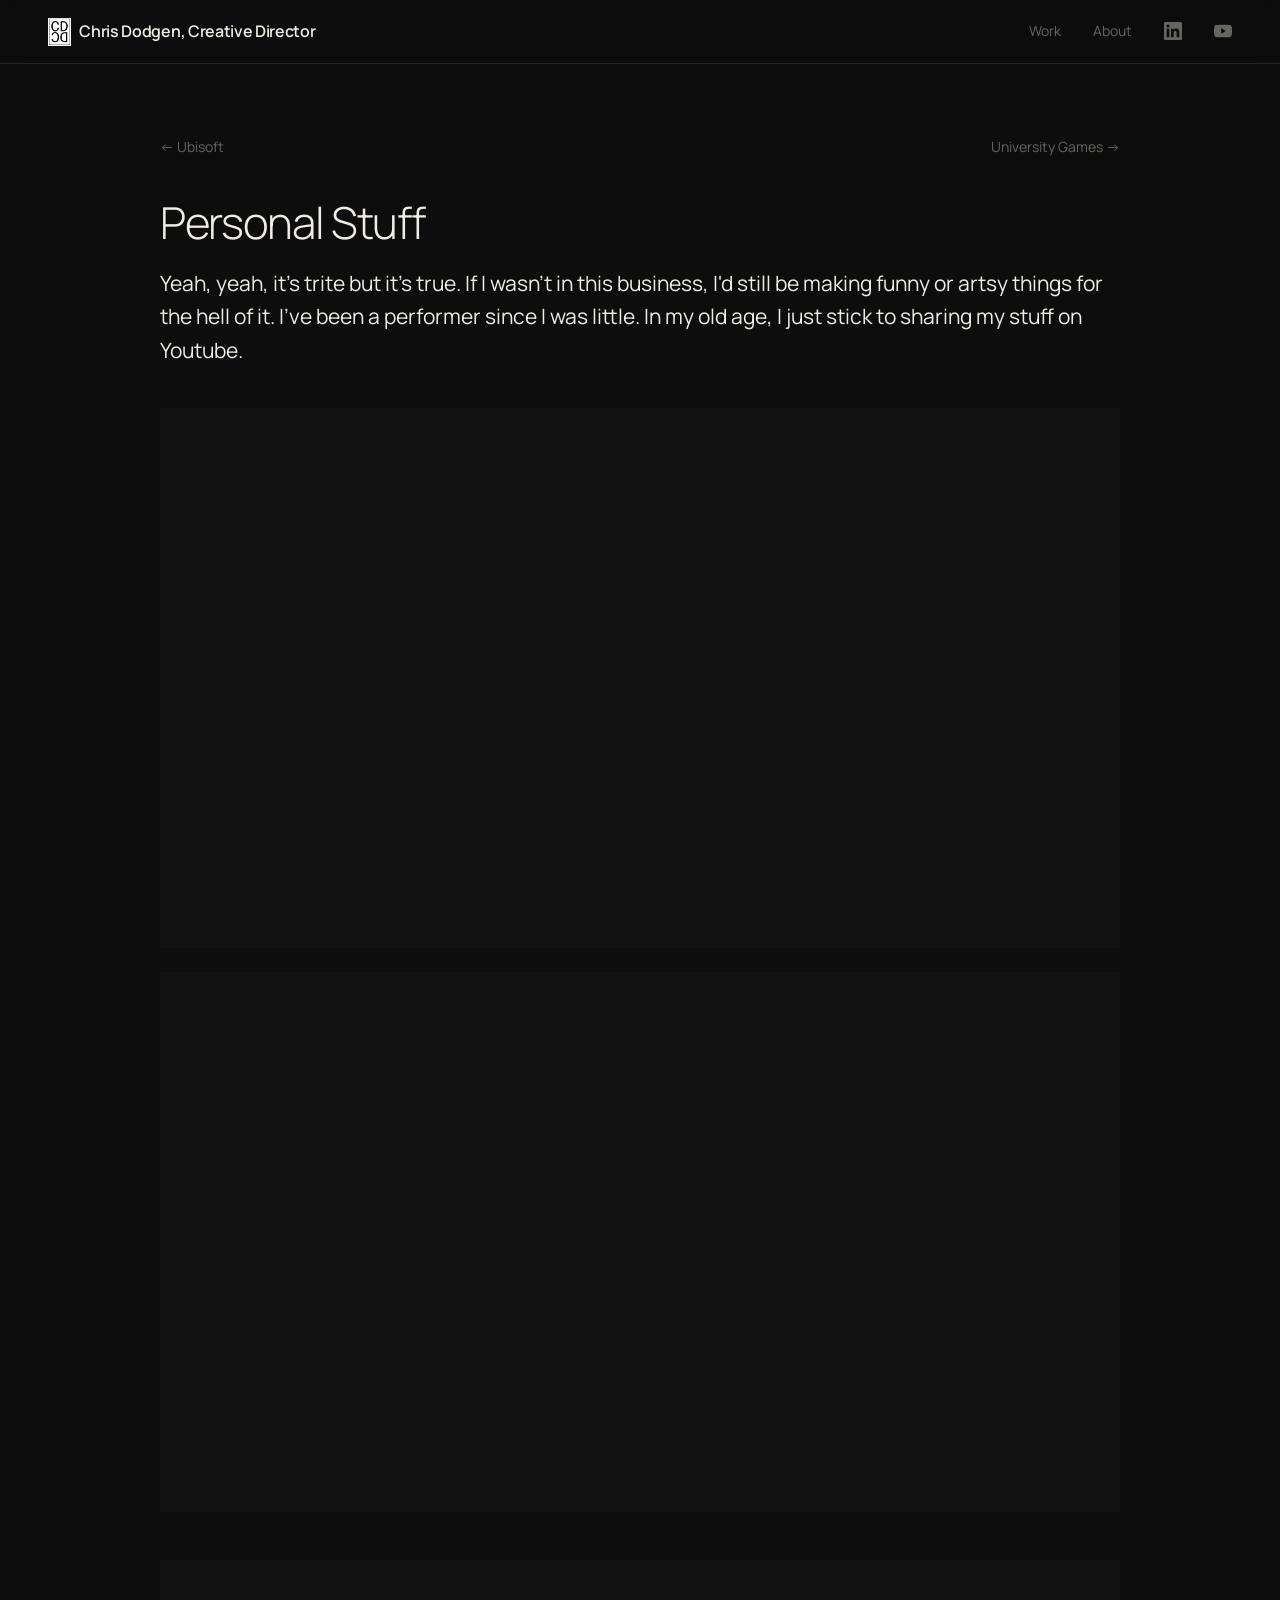
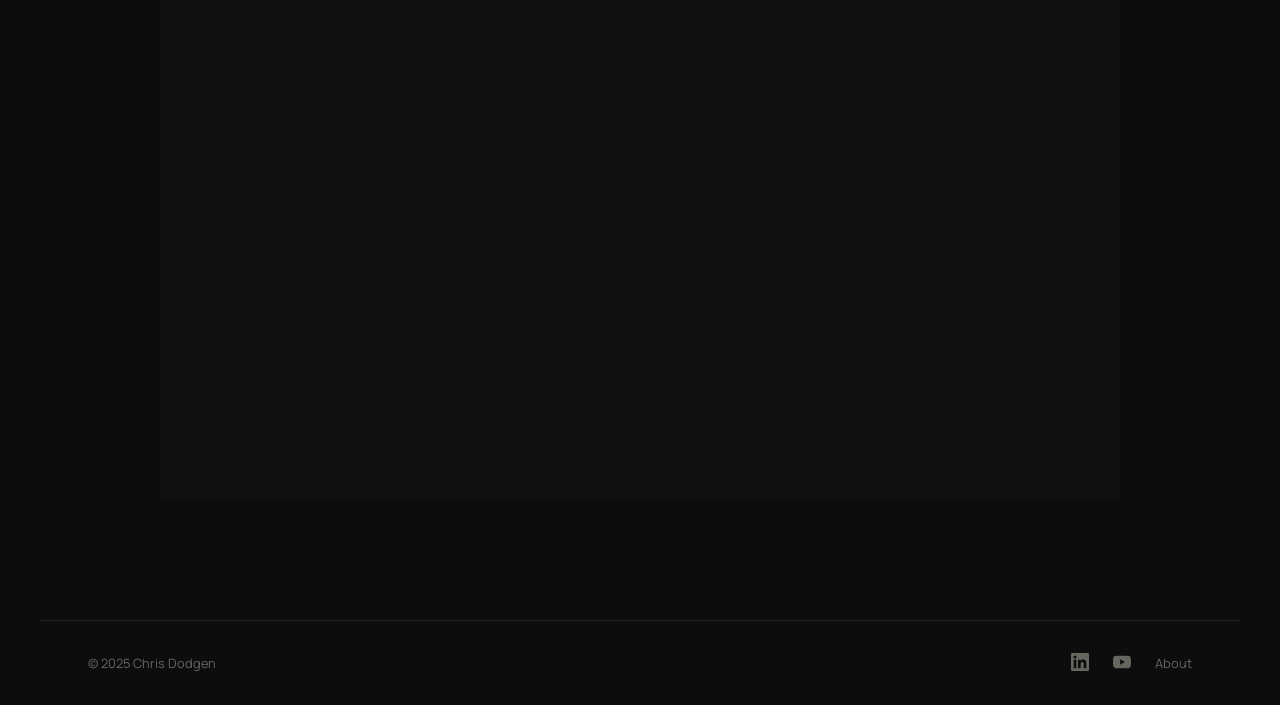
<file: projects/personal.html>
<!DOCTYPE html>
<html lang="en">
<head>
  <meta charset="UTF-8">
  <meta name="viewport" content="width=device-width, initial-scale=1.0">
  <title>Personal Stuff — Chris Dodgen</title>
  <link rel="stylesheet" href="../css/style.css">
  <link rel="icon" href="../assets/Header Icon/CD Logo.png" type="image/png">
</head>
<body>

<nav>
  <a class="nav-name" href="../index.html">
    <img class="nav-logo" src="../assets/Header Icon/CD Logo.png" alt="">
    Chris Dodgen, Creative Director
  </a>
  <div class="nav-links">
    <a href="../index.html">Work</a>
    <a href="../about.html" class="nav-about">About</a>
    <a href="https://www.linkedin.com/in/chrisdodgen/" target="_blank" rel="noopener" aria-label="LinkedIn">
      <svg class="nav-icon" xmlns="http://www.w3.org/2000/svg" viewBox="0 0 24 24" fill="currentColor"><path d="M20.447 20.452h-3.554v-5.569c0-1.328-.027-3.037-1.852-3.037-1.853 0-2.136 1.445-2.136 2.939v5.667H9.351V9h3.414v1.561h.046c.477-.9 1.637-1.85 3.37-1.85 3.601 0 4.267 2.37 4.267 5.455v6.286zM5.337 7.433a2.062 2.062 0 01-2.063-2.065 2.064 2.064 0 112.063 2.065zm1.782 13.019H3.555V9h3.564v11.452zM22.225 0H1.771C.792 0 0 .774 0 1.729v20.542C0 23.227.792 24 1.771 24h20.451C23.2 24 24 23.227 24 22.271V1.729C24 .774 23.2 0 22.222 0h.003z"/></svg>
    </a>
    <a href="https://youtube.com/chrisdodgen" target="_blank" rel="noopener" aria-label="YouTube">
      <svg class="nav-icon" xmlns="http://www.w3.org/2000/svg" viewBox="0 0 24 24" fill="currentColor"><path d="M23.498 6.186a3.016 3.016 0 00-2.122-2.136C19.505 3.545 12 3.545 12 3.545s-7.505 0-9.377.505A3.017 3.017 0 00.502 6.186C0 8.07 0 12 0 12s0 3.93.502 5.814a3.016 3.016 0 002.122 2.136c1.871.505 9.376.505 9.376.505s7.505 0 9.377-.505a3.015 3.015 0 002.122-2.136C24 15.93 24 12 24 12s0-3.93-.502-5.814zM9.545 15.568V8.432L15.818 12l-6.273 3.568z"/></svg>
    </a>
  </div>
</nav>

<div class="project-page">

  <div class="project-nav">
    <a href="ubisoft.html">← Ubisoft</a>
    <a class="next" href="university-games.html">University Games →</a>
  </div>
  <div class="project-header">
    <h1>Personal Stuff</h1>
    <p class="description">Yeah, yeah, it's trite but it's true. If I wasn't in this business, I'd still be making funny or artsy things for the hell of it. I've been a performer since I was little. In my old age, I just stick to sharing my stuff on Youtube.</p>
  </div>

  <div class="video-grid cols-1">
    <div>
      <div class="video-wrapper">
        <iframe src="https://www.youtube.com/embed/dvxoO4wx9Jw" allowfullscreen></iframe>
      </div>
    </div>
  </div>

  <div class="video-grid cols-1">
    <div>
      <div class="video-wrapper">
        <iframe src="https://www.youtube.com/embed/sLS2Td5qV34" allowfullscreen></iframe>
      </div>
    </div>
    <div>
      <div class="video-wrapper">
        <iframe src="https://www.youtube.com/embed/NhVgTNHKEk4" allowfullscreen></iframe>
      </div>
    </div>
  </div>


</div>

<footer>
  <p>&copy; 2025 Chris Dodgen</p>
  <div class="footer-links">
    <a href="https://www.linkedin.com/in/chrisdodgen/" target="_blank" rel="noopener" aria-label="LinkedIn">
      <svg class="nav-icon" xmlns="http://www.w3.org/2000/svg" viewBox="0 0 24 24" fill="currentColor"><path d="M20.447 20.452h-3.554v-5.569c0-1.328-.027-3.037-1.852-3.037-1.853 0-2.136 1.445-2.136 2.939v5.667H9.351V9h3.414v1.561h.046c.477-.9 1.637-1.85 3.37-1.85 3.601 0 4.267 2.37 4.267 5.455v6.286zM5.337 7.433a2.062 2.062 0 01-2.063-2.065 2.064 2.064 0 112.063 2.065zm1.782 13.019H3.555V9h3.564v11.452zM22.225 0H1.771C.792 0 0 .774 0 1.729v20.542C0 23.227.792 24 1.771 24h20.451C23.2 24 24 23.227 24 22.271V1.729C24 .774 23.2 0 22.222 0h.003z"/></svg>
    </a>
    <a href="https://youtube.com/chrisdodgen" target="_blank" rel="noopener" aria-label="YouTube">
      <svg class="nav-icon" xmlns="http://www.w3.org/2000/svg" viewBox="0 0 24 24" fill="currentColor"><path d="M23.498 6.186a3.016 3.016 0 00-2.122-2.136C19.505 3.545 12 3.545 12 3.545s-7.505 0-9.377.505A3.017 3.017 0 00.502 6.186C0 8.07 0 12 0 12s0 3.93.502 5.814a3.016 3.016 0 002.122 2.136c1.871.505 9.376.505 9.376.505s7.505 0 9.377-.505a3.015 3.015 0 002.122-2.136C24 15.93 24 12 24 12s0-3.93-.502-5.814zM9.545 15.568V8.432L15.818 12l-6.273 3.568z"/></svg>
    </a>
    <a href="../about.html">About</a>
  </div>
</footer>

</body>
</html>
</file>
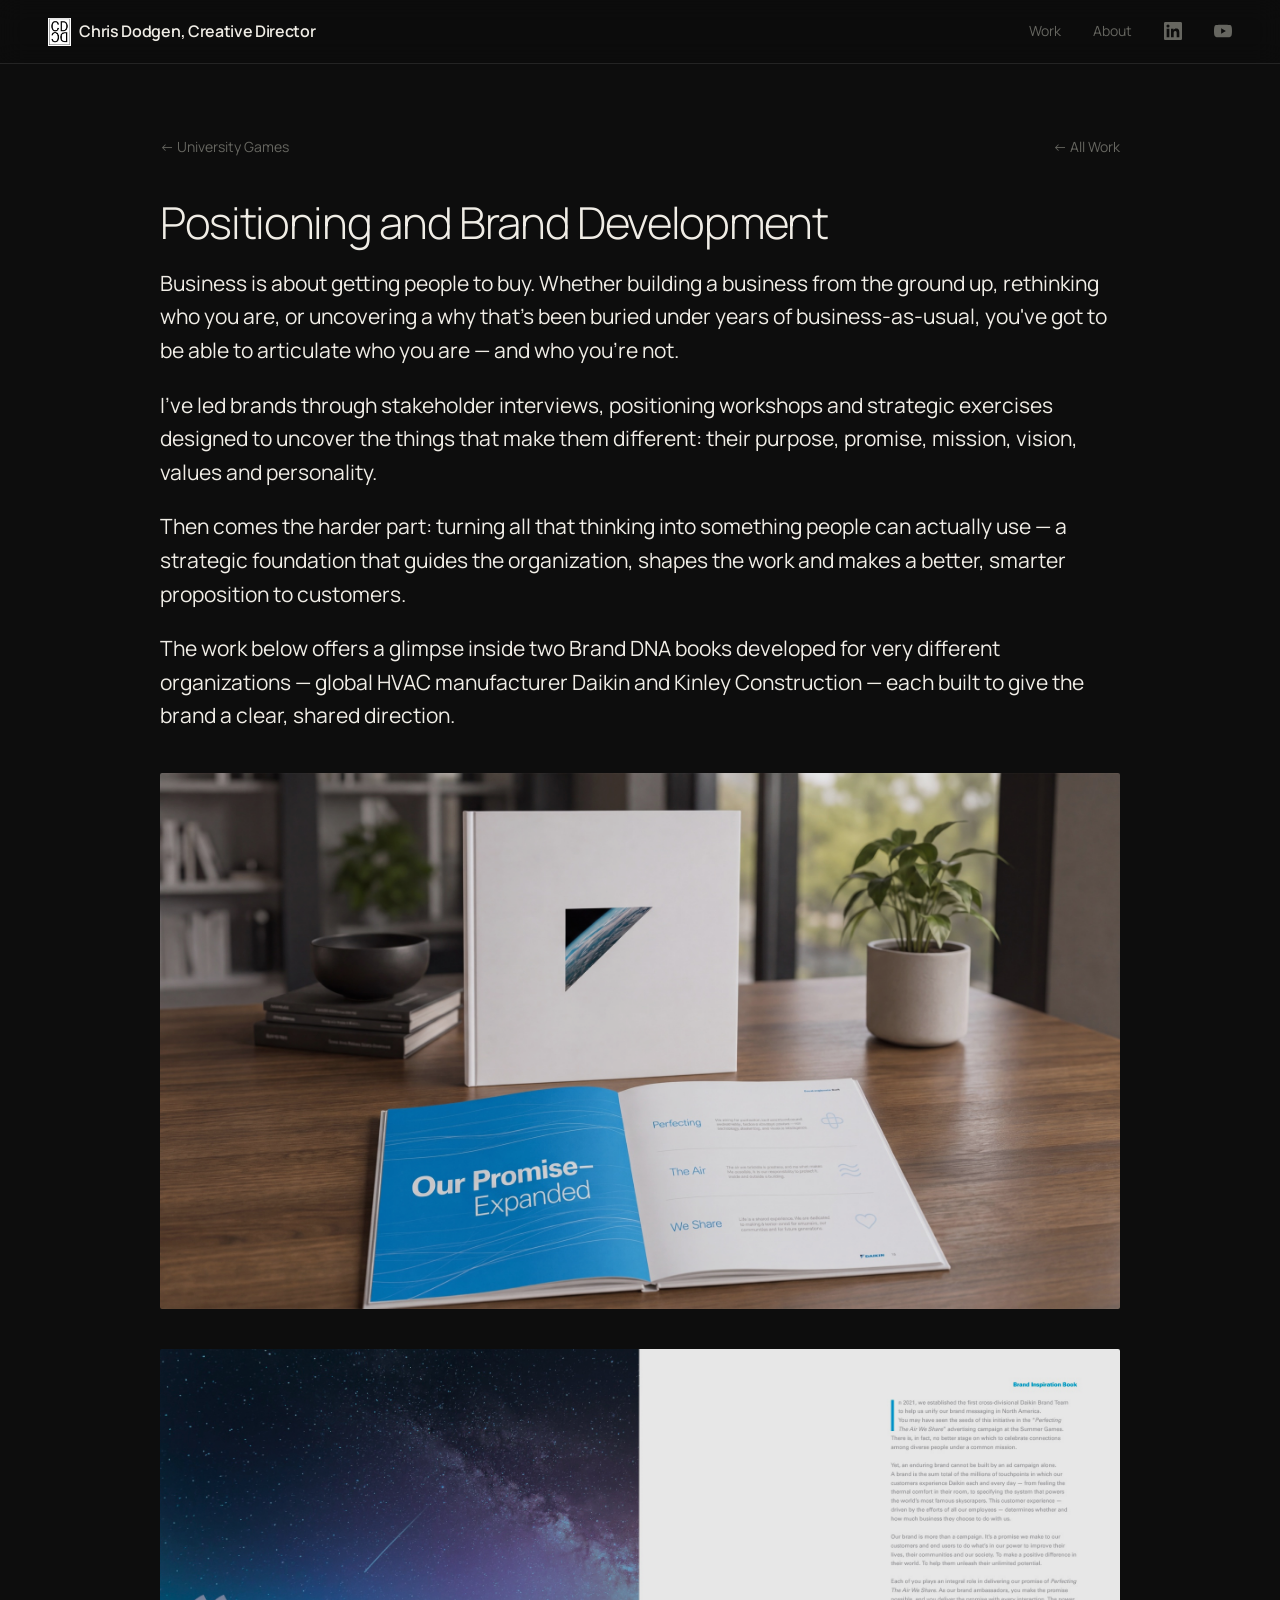
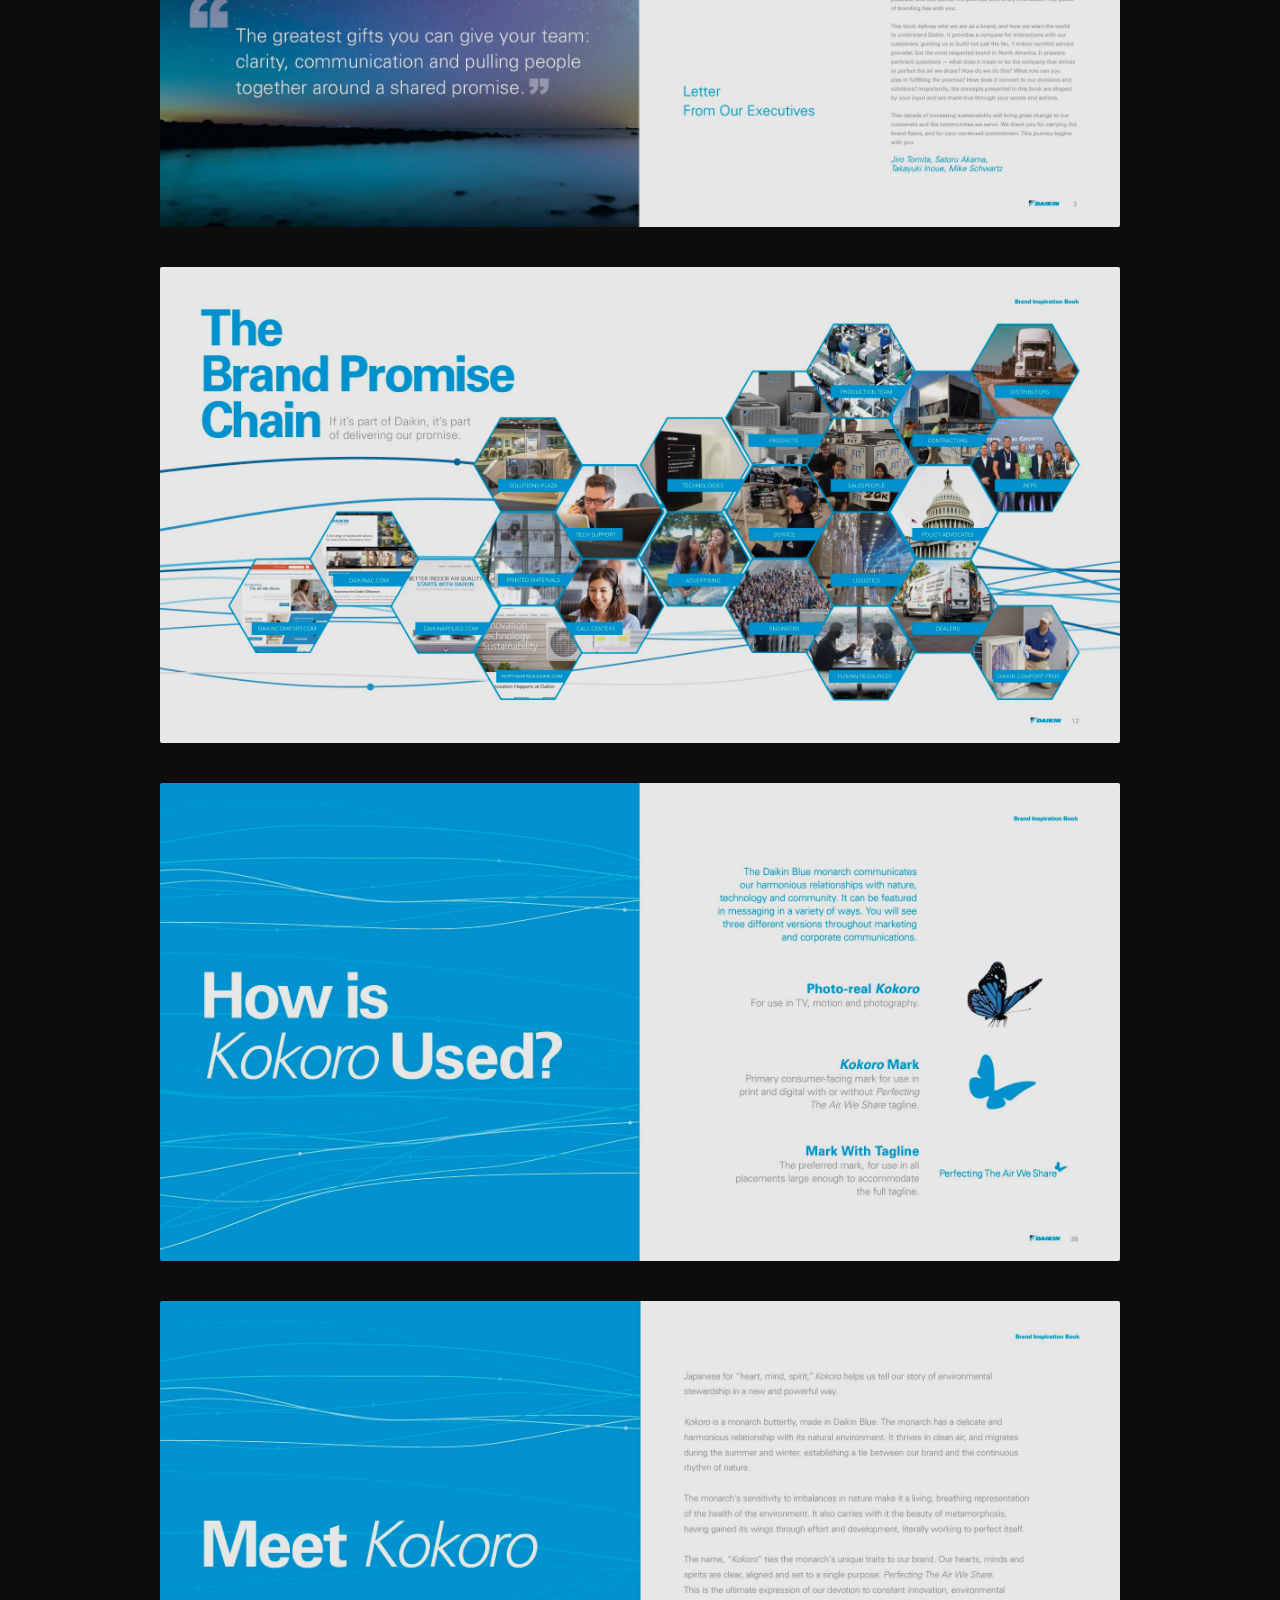
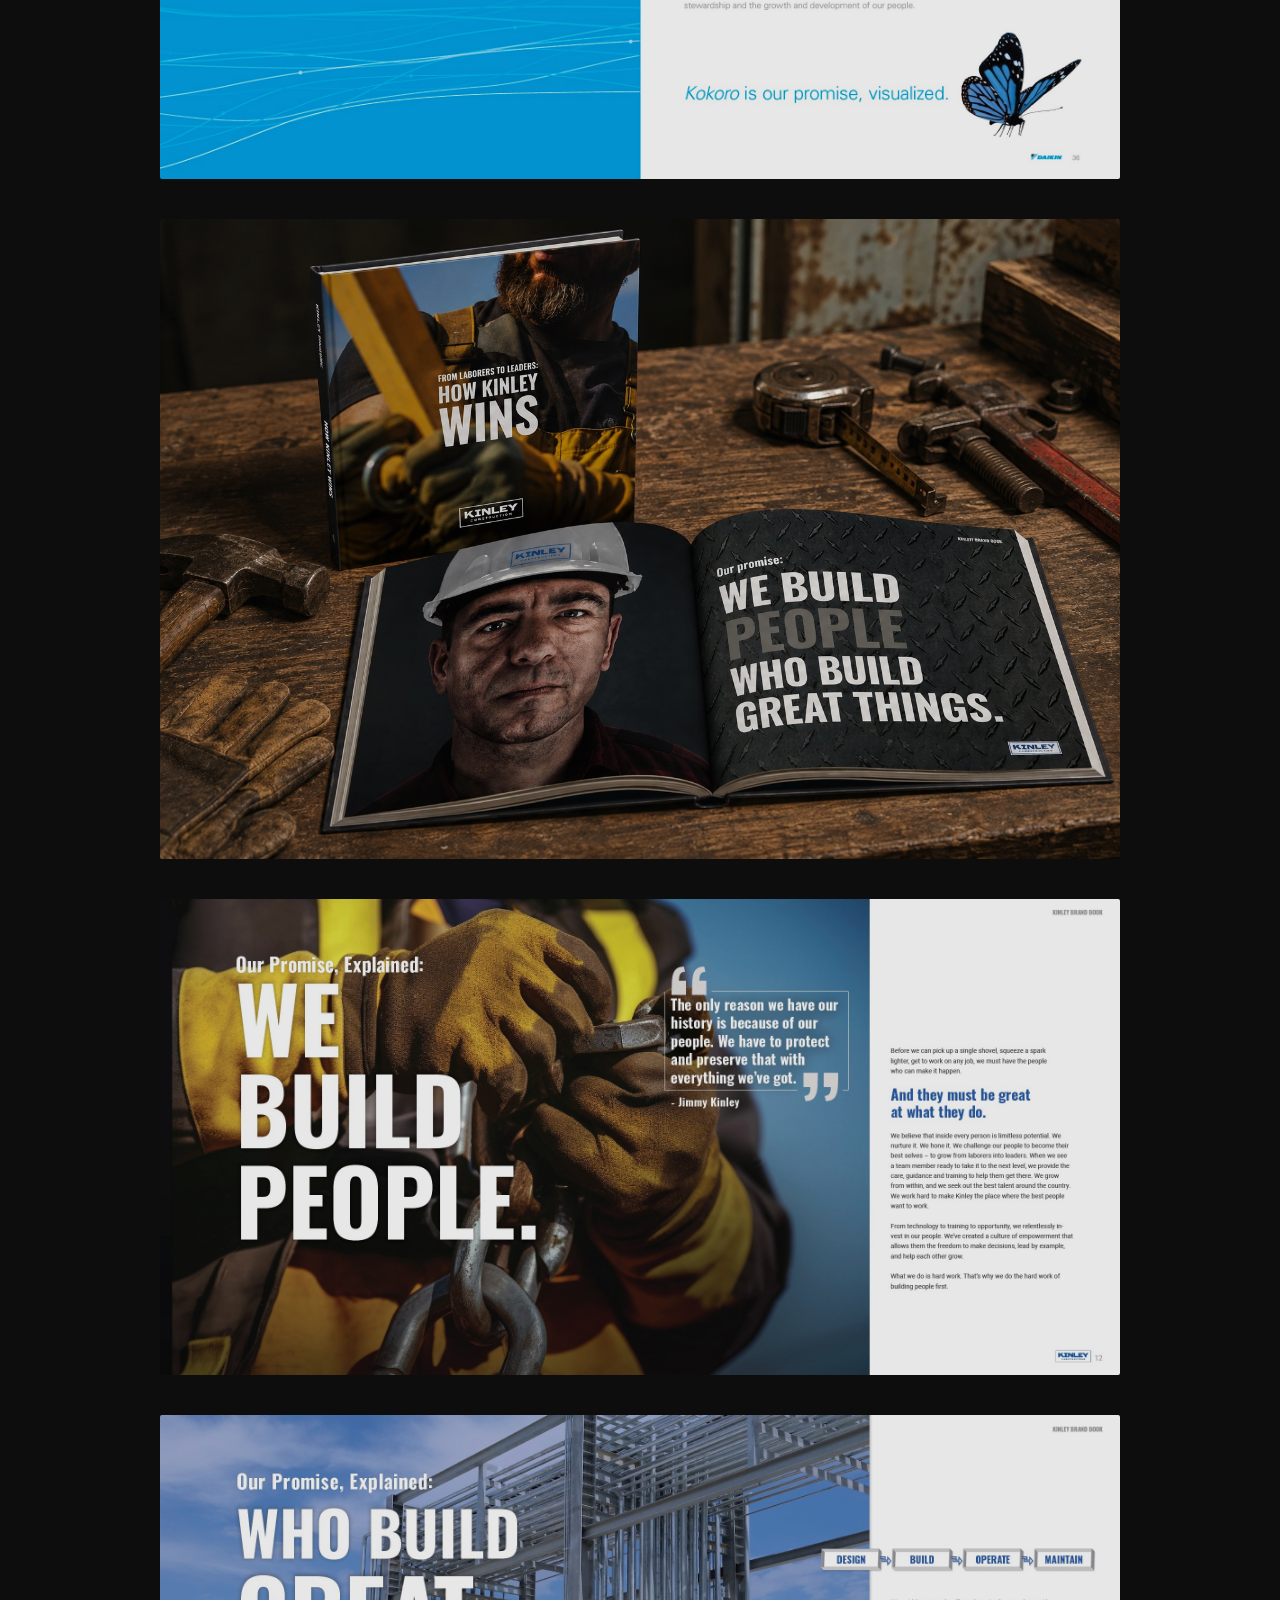
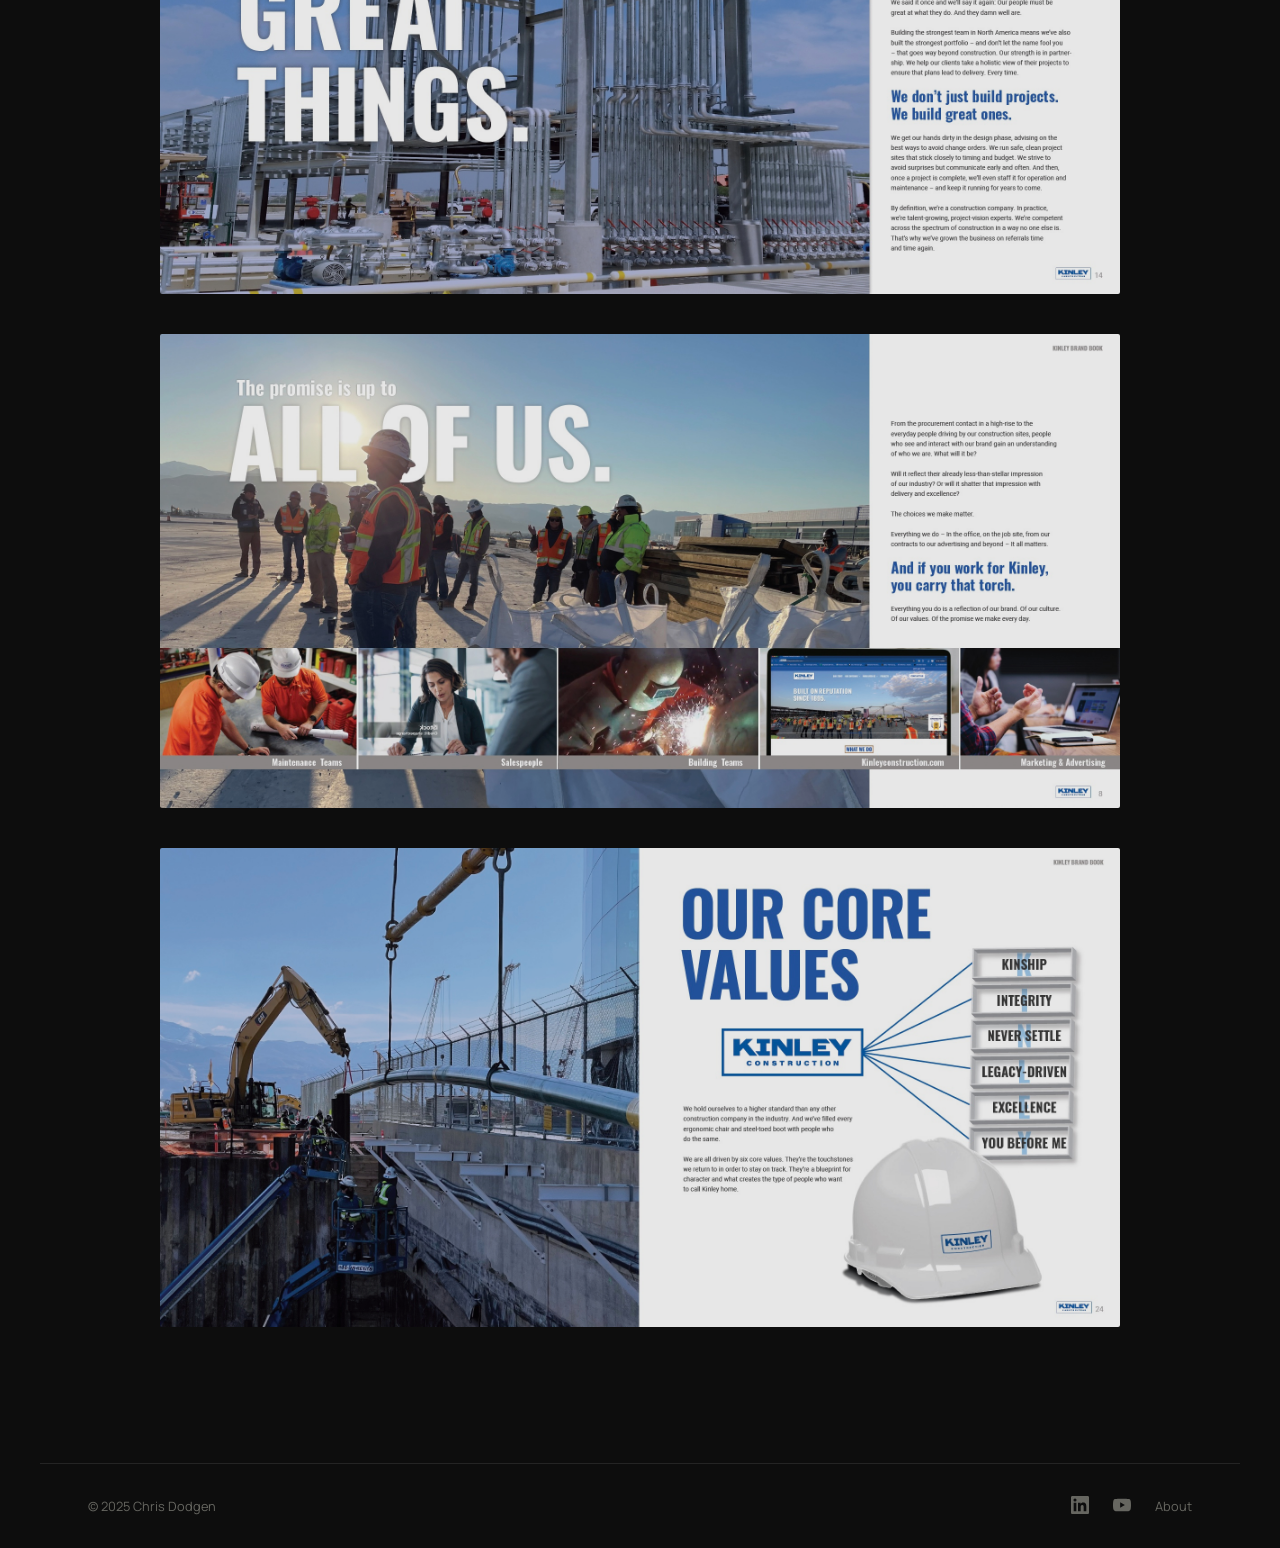
<file: projects/positioning.html>
<!DOCTYPE html>
<html lang="en">
<head>
  <meta charset="UTF-8">
  <meta name="viewport" content="width=device-width, initial-scale=1.0">
  <title>Positioning &amp; Brand Development — Chris Dodgen</title>
  <link rel="stylesheet" href="../css/style.css">
  <link rel="icon" href="../assets/Header Icon/CD Logo.png" type="image/png">
</head>
<body>

<nav>
  <a class="nav-name" href="../index.html">
    <img class="nav-logo" src="../assets/Header Icon/CD Logo.png" alt="">
    Chris Dodgen, Creative Director
  </a>
  <div class="nav-links">
    <a href="../index.html">Work</a>
    <a href="../about.html" class="nav-about">About</a>
    <a href="https://www.linkedin.com/in/chrisdodgen/" target="_blank" rel="noopener" aria-label="LinkedIn">
      <svg class="nav-icon" xmlns="http://www.w3.org/2000/svg" viewBox="0 0 24 24" fill="currentColor"><path d="M20.447 20.452h-3.554v-5.569c0-1.328-.027-3.037-1.852-3.037-1.853 0-2.136 1.445-2.136 2.939v5.667H9.351V9h3.414v1.561h.046c.477-.9 1.637-1.85 3.37-1.85 3.601 0 4.267 2.37 4.267 5.455v6.286zM5.337 7.433a2.062 2.062 0 01-2.063-2.065 2.064 2.064 0 112.063 2.065zm1.782 13.019H3.555V9h3.564v11.452zM22.225 0H1.771C.792 0 0 .774 0 1.729v20.542C0 23.227.792 24 1.771 24h20.451C23.2 24 24 23.227 24 22.271V1.729C24 .774 23.2 0 22.222 0h.003z"/></svg>
    </a>
    <a href="https://youtube.com/chrisdodgen" target="_blank" rel="noopener" aria-label="YouTube">
      <svg class="nav-icon" xmlns="http://www.w3.org/2000/svg" viewBox="0 0 24 24" fill="currentColor"><path d="M23.498 6.186a3.016 3.016 0 00-2.122-2.136C19.505 3.545 12 3.545 12 3.545s-7.505 0-9.377.505A3.017 3.017 0 00.502 6.186C0 8.07 0 12 0 12s0 3.93.502 5.814a3.016 3.016 0 002.122 2.136c1.871.505 9.376.505 9.376.505s7.505 0 9.377-.505a3.015 3.015 0 002.122-2.136C24 15.93 24 12 24 12s0-3.93-.502-5.814zM9.545 15.568V8.432L15.818 12l-6.273 3.568z"/></svg>
    </a>
  </div>
</nav>

<div class="project-page">

  <div class="project-nav">
    <a href="university-games.html">← University Games</a>
    <a href="../index.html">← All Work</a>
  </div>
  <div class="project-header">
    <h1>Positioning and Brand Development</h1>
    <p class="description">Business is about getting people to buy. Whether building a business from the ground up, rethinking who you are, or uncovering a why that's been buried under years of business-as-usual, you've got to be able to articulate who you are — and who you're not.</p>
    <p class="description">I've led brands through stakeholder interviews, positioning workshops and strategic exercises designed to uncover the things that make them different: their purpose, promise, mission, vision, values and personality.</p>
    <p class="description">Then comes the harder part: turning all that thinking into something people can actually use — a strategic foundation that guides the organization, shapes the work and makes a better, smarter proposition to customers.</p>
    <p class="description">The work below offers a glimpse inside two Brand DNA books developed for very different organizations — global HVAC manufacturer Daikin and Kinley Construction — each built to give the brand a clear, shared direction.</p>
  </div>

  <img class="positioning-img" src="../assets/Images/Daikin 1.jpg" alt="Daikin">
  <img class="positioning-img" src="../assets/Images/Daikin 2.jpg" alt="Daikin">
  <img class="positioning-img" src="../assets/Images/Daikin 3.jpg" alt="Daikin">
  <img class="positioning-img" src="../assets/Images/Daikin 4.jpg" alt="Daikin">
  <img class="positioning-img" src="../assets/Images/Daikin 5.jpg" alt="Daikin">
  <img class="positioning-img" src="../assets/Images/Kinley 1.jpg" alt="Kinley">
  <img class="positioning-img" src="../assets/Images/Kinley 2.jpg" alt="Kinley">
  <img class="positioning-img" src="../assets/Images/Kinley 3.jpg" alt="Kinley">
  <img class="positioning-img" src="../assets/Images/Kinley 4.jpg" alt="Kinley">
  <img class="positioning-img" src="../assets/Images/Kinley 5.jpg" alt="Kinley">


</div>

<footer>
  <p>&copy; 2025 Chris Dodgen</p>
  <div class="footer-links">
    <a href="https://www.linkedin.com/in/chrisdodgen/" target="_blank" rel="noopener" aria-label="LinkedIn">
      <svg class="nav-icon" xmlns="http://www.w3.org/2000/svg" viewBox="0 0 24 24" fill="currentColor"><path d="M20.447 20.452h-3.554v-5.569c0-1.328-.027-3.037-1.852-3.037-1.853 0-2.136 1.445-2.136 2.939v5.667H9.351V9h3.414v1.561h.046c.477-.9 1.637-1.85 3.37-1.85 3.601 0 4.267 2.37 4.267 5.455v6.286zM5.337 7.433a2.062 2.062 0 01-2.063-2.065 2.064 2.064 0 112.063 2.065zm1.782 13.019H3.555V9h3.564v11.452zM22.225 0H1.771C.792 0 0 .774 0 1.729v20.542C0 23.227.792 24 1.771 24h20.451C23.2 24 24 23.227 24 22.271V1.729C24 .774 23.2 0 22.222 0h.003z"/></svg>
    </a>
    <a href="https://youtube.com/chrisdodgen" target="_blank" rel="noopener" aria-label="YouTube">
      <svg class="nav-icon" xmlns="http://www.w3.org/2000/svg" viewBox="0 0 24 24" fill="currentColor"><path d="M23.498 6.186a3.016 3.016 0 00-2.122-2.136C19.505 3.545 12 3.545 12 3.545s-7.505 0-9.377.505A3.017 3.017 0 00.502 6.186C0 8.07 0 12 0 12s0 3.93.502 5.814a3.016 3.016 0 002.122 2.136c1.871.505 9.376.505 9.376.505s7.505 0 9.377-.505a3.015 3.015 0 002.122-2.136C24 15.93 24 12 24 12s0-3.93-.502-5.814zM9.545 15.568V8.432L15.818 12l-6.273 3.568z"/></svg>
    </a>
    <a href="../about.html">About</a>
  </div>
</footer>

</body>
</html>
</file>
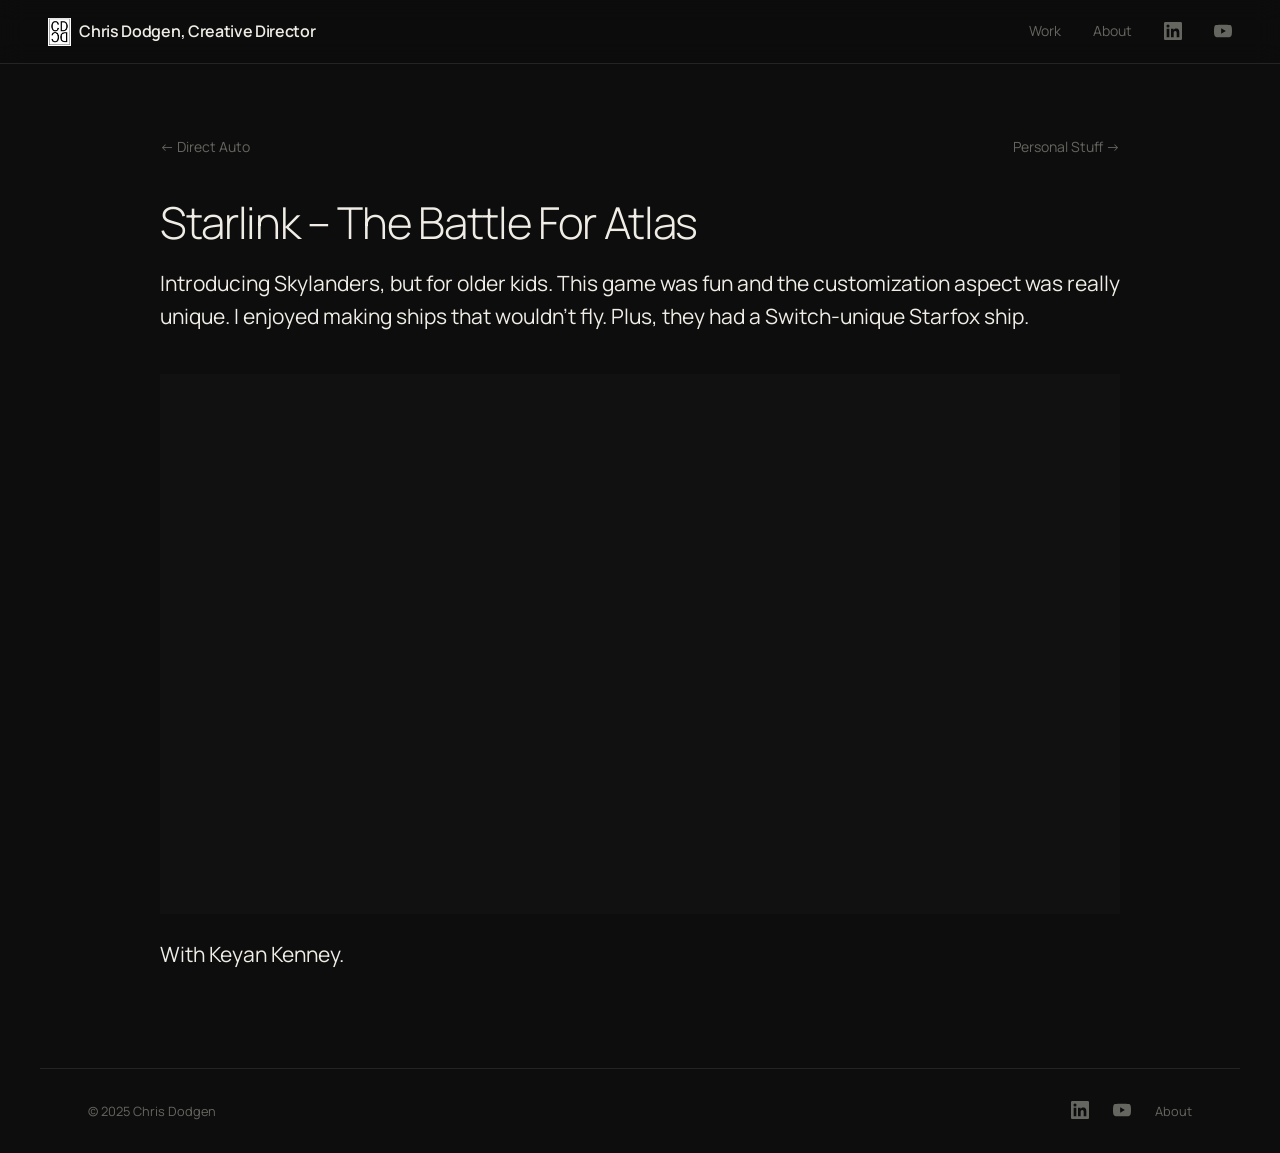
<file: projects/ubisoft.html>
<!DOCTYPE html>
<html lang="en">
<head>
  <meta charset="UTF-8">
  <meta name="viewport" content="width=device-width, initial-scale=1.0">
  <title>Ubisoft — Chris Dodgen</title>
  <link rel="stylesheet" href="../css/style.css">
  <link rel="icon" href="../assets/Header Icon/CD Logo.png" type="image/png">
</head>
<body>

<nav>
  <a class="nav-name" href="../index.html">
    <img class="nav-logo" src="../assets/Header Icon/CD Logo.png" alt="">
    Chris Dodgen, Creative Director
  </a>
  <div class="nav-links">
    <a href="../index.html">Work</a>
    <a href="../about.html" class="nav-about">About</a>
    <a href="https://www.linkedin.com/in/chrisdodgen/" target="_blank" rel="noopener" aria-label="LinkedIn">
      <svg class="nav-icon" xmlns="http://www.w3.org/2000/svg" viewBox="0 0 24 24" fill="currentColor"><path d="M20.447 20.452h-3.554v-5.569c0-1.328-.027-3.037-1.852-3.037-1.853 0-2.136 1.445-2.136 2.939v5.667H9.351V9h3.414v1.561h.046c.477-.9 1.637-1.85 3.37-1.85 3.601 0 4.267 2.37 4.267 5.455v6.286zM5.337 7.433a2.062 2.062 0 01-2.063-2.065 2.064 2.064 0 112.063 2.065zm1.782 13.019H3.555V9h3.564v11.452zM22.225 0H1.771C.792 0 0 .774 0 1.729v20.542C0 23.227.792 24 1.771 24h20.451C23.2 24 24 23.227 24 22.271V1.729C24 .774 23.2 0 22.222 0h.003z"/></svg>
    </a>
    <a href="https://youtube.com/chrisdodgen" target="_blank" rel="noopener" aria-label="YouTube">
      <svg class="nav-icon" xmlns="http://www.w3.org/2000/svg" viewBox="0 0 24 24" fill="currentColor"><path d="M23.498 6.186a3.016 3.016 0 00-2.122-2.136C19.505 3.545 12 3.545 12 3.545s-7.505 0-9.377.505A3.017 3.017 0 00.502 6.186C0 8.07 0 12 0 12s0 3.93.502 5.814a3.016 3.016 0 002.122 2.136c1.871.505 9.376.505 9.376.505s7.505 0 9.377-.505a3.015 3.015 0 002.122-2.136C24 15.93 24 12 24 12s0-3.93-.502-5.814zM9.545 15.568V8.432L15.818 12l-6.273 3.568z"/></svg>
    </a>
  </div>
</nav>

<div class="project-page">

  <div class="project-nav">
    <a href="direct-auto.html">← Direct Auto</a>
    <a class="next" href="personal.html">Personal Stuff →</a>
  </div>
  <div class="project-header">
    <h1>Starlink – The Battle For Atlas</h1>
    <p class="description">Introducing Skylanders, but for older kids. This game was fun and the customization aspect was really unique. I enjoyed making ships that wouldn't fly. Plus, they had a Switch-unique Starfox ship.</p>
  </div>

  <div class="video-grid cols-1">
    <div>
      <div class="video-wrapper">
        <iframe src="https://player.vimeo.com/video/1075849295?title=0&byline=0&portrait=0" allowfullscreen></iframe>
      </div>
    </div>
  </div>

  <p class="project-credits">With Keyan Kenney.</p>


</div>

<footer>
  <p>&copy; 2025 Chris Dodgen</p>
  <div class="footer-links">
    <a href="https://www.linkedin.com/in/chrisdodgen/" target="_blank" rel="noopener" aria-label="LinkedIn">
      <svg class="nav-icon" xmlns="http://www.w3.org/2000/svg" viewBox="0 0 24 24" fill="currentColor"><path d="M20.447 20.452h-3.554v-5.569c0-1.328-.027-3.037-1.852-3.037-1.853 0-2.136 1.445-2.136 2.939v5.667H9.351V9h3.414v1.561h.046c.477-.9 1.637-1.85 3.37-1.85 3.601 0 4.267 2.37 4.267 5.455v6.286zM5.337 7.433a2.062 2.062 0 01-2.063-2.065 2.064 2.064 0 112.063 2.065zm1.782 13.019H3.555V9h3.564v11.452zM22.225 0H1.771C.792 0 0 .774 0 1.729v20.542C0 23.227.792 24 1.771 24h20.451C23.2 24 24 23.227 24 22.271V1.729C24 .774 23.2 0 22.222 0h.003z"/></svg>
    </a>
    <a href="https://youtube.com/chrisdodgen" target="_blank" rel="noopener" aria-label="YouTube">
      <svg class="nav-icon" xmlns="http://www.w3.org/2000/svg" viewBox="0 0 24 24" fill="currentColor"><path d="M23.498 6.186a3.016 3.016 0 00-2.122-2.136C19.505 3.545 12 3.545 12 3.545s-7.505 0-9.377.505A3.017 3.017 0 00.502 6.186C0 8.07 0 12 0 12s0 3.93.502 5.814a3.016 3.016 0 002.122 2.136c1.871.505 9.376.505 9.376.505s7.505 0 9.377-.505a3.015 3.015 0 002.122-2.136C24 15.93 24 12 24 12s0-3.93-.502-5.814zM9.545 15.568V8.432L15.818 12l-6.273 3.568z"/></svg>
    </a>
    <a href="../about.html">About</a>
  </div>
</footer>

</body>
</html>
</file>
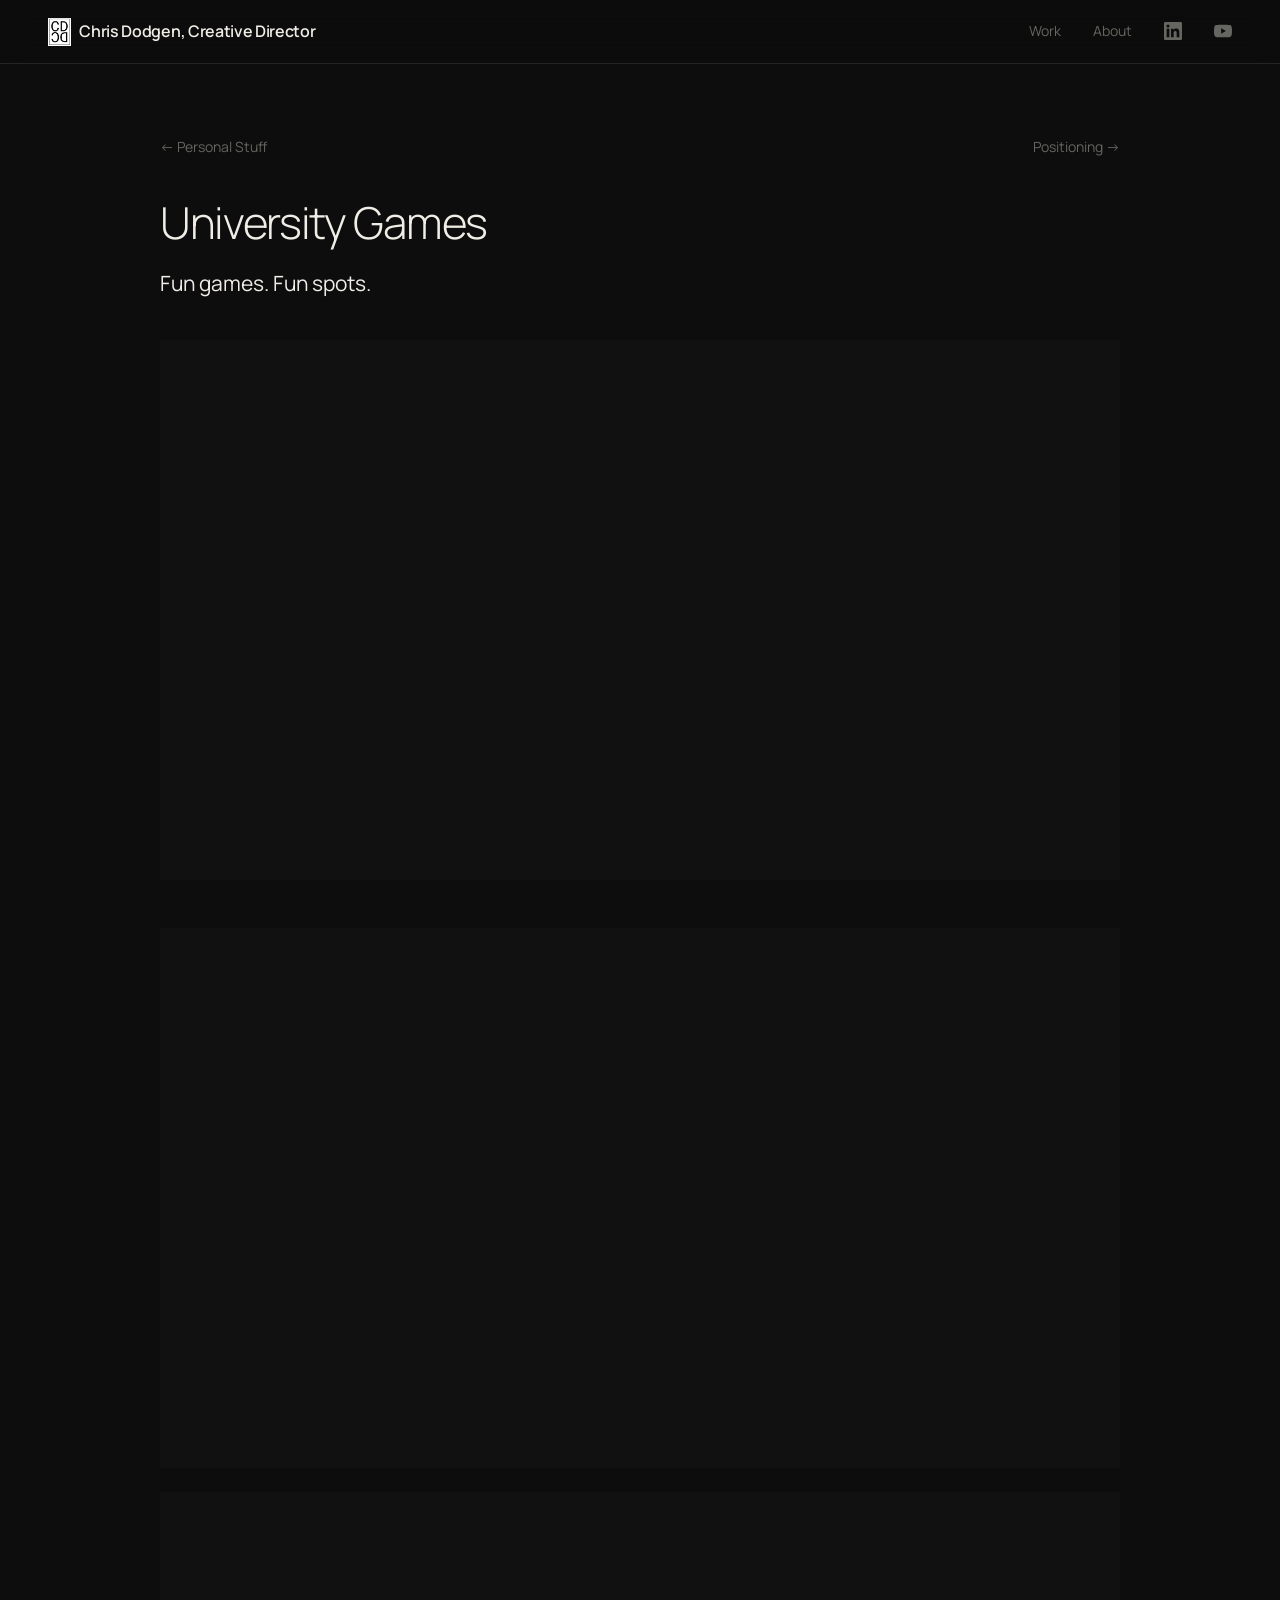
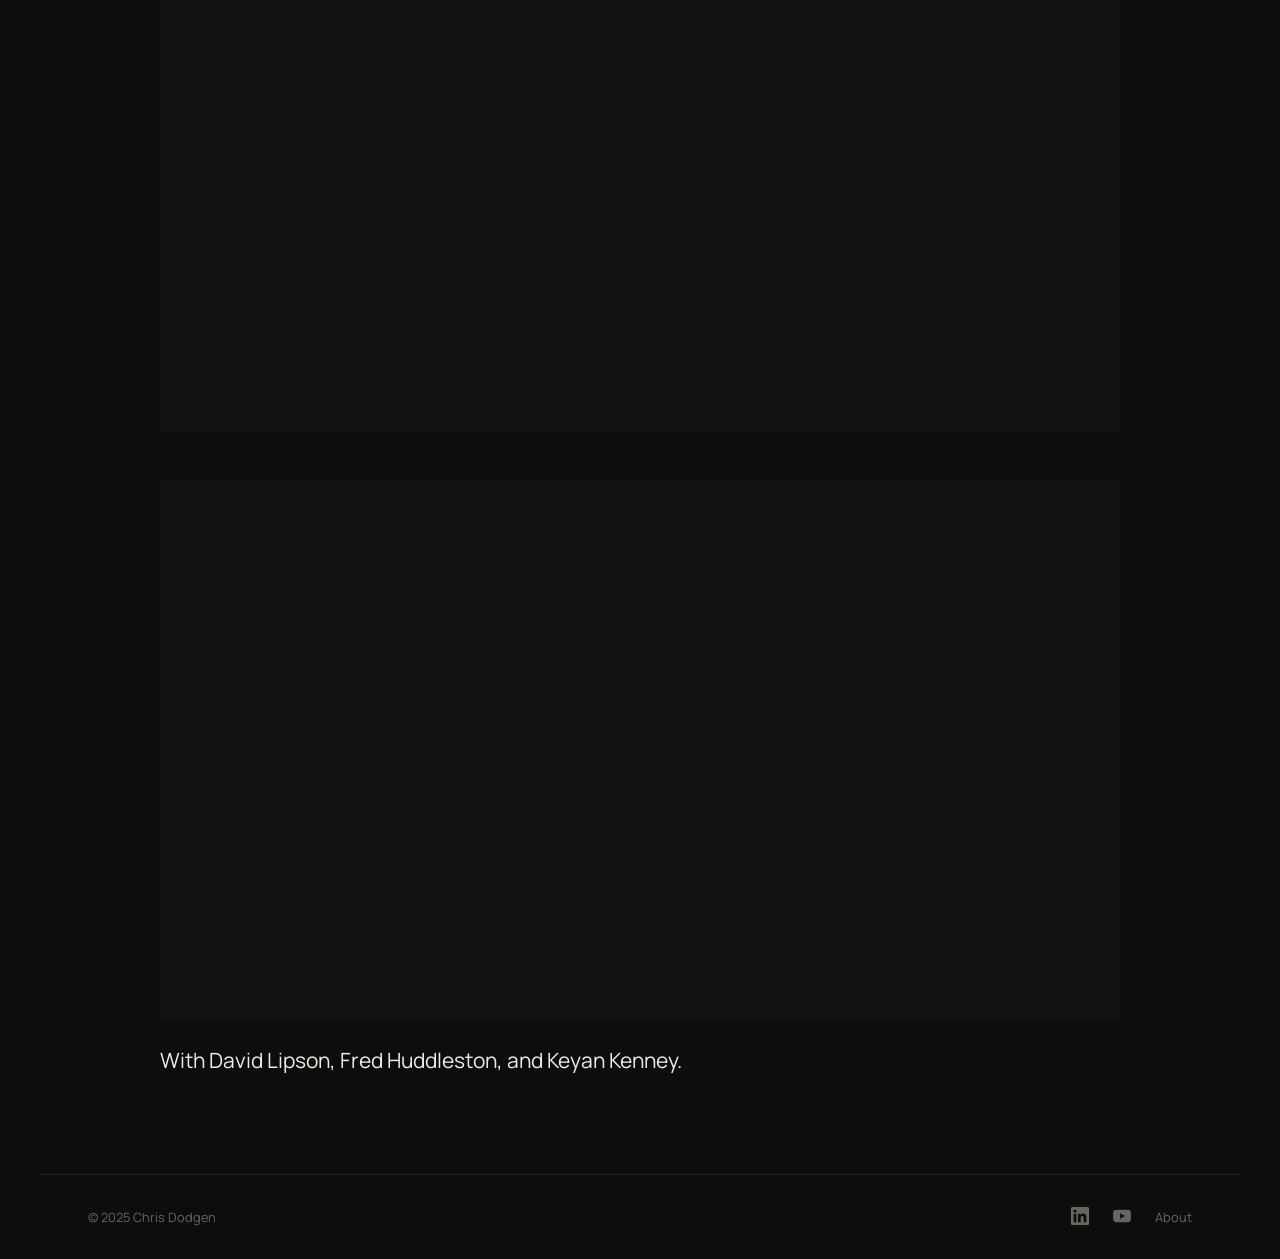
<file: projects/university-games.html>
<!DOCTYPE html>
<html lang="en">
<head>
  <meta charset="UTF-8">
  <meta name="viewport" content="width=device-width, initial-scale=1.0">
  <title>University Games — Chris Dodgen</title>
  <link rel="stylesheet" href="../css/style.css">
  <link rel="icon" href="../assets/Header Icon/CD Logo.png" type="image/png">
</head>
<body>

<nav>
  <a class="nav-name" href="../index.html">
    <img class="nav-logo" src="../assets/Header Icon/CD Logo.png" alt="">
    Chris Dodgen, Creative Director
  </a>
  <div class="nav-links">
    <a href="../index.html">Work</a>
    <a href="../about.html" class="nav-about">About</a>
    <a href="https://www.linkedin.com/in/chrisdodgen/" target="_blank" rel="noopener" aria-label="LinkedIn">
      <svg class="nav-icon" xmlns="http://www.w3.org/2000/svg" viewBox="0 0 24 24" fill="currentColor"><path d="M20.447 20.452h-3.554v-5.569c0-1.328-.027-3.037-1.852-3.037-1.853 0-2.136 1.445-2.136 2.939v5.667H9.351V9h3.414v1.561h.046c.477-.9 1.637-1.85 3.37-1.85 3.601 0 4.267 2.37 4.267 5.455v6.286zM5.337 7.433a2.062 2.062 0 01-2.063-2.065 2.064 2.064 0 112.063 2.065zm1.782 13.019H3.555V9h3.564v11.452zM22.225 0H1.771C.792 0 0 .774 0 1.729v20.542C0 23.227.792 24 1.771 24h20.451C23.2 24 24 23.227 24 22.271V1.729C24 .774 23.2 0 22.222 0h.003z"/></svg>
    </a>
    <a href="https://youtube.com/chrisdodgen" target="_blank" rel="noopener" aria-label="YouTube">
      <svg class="nav-icon" xmlns="http://www.w3.org/2000/svg" viewBox="0 0 24 24" fill="currentColor"><path d="M23.498 6.186a3.016 3.016 0 00-2.122-2.136C19.505 3.545 12 3.545 12 3.545s-7.505 0-9.377.505A3.017 3.017 0 00.502 6.186C0 8.07 0 12 0 12s0 3.93.502 5.814a3.016 3.016 0 002.122 2.136c1.871.505 9.376.505 9.376.505s7.505 0 9.377-.505a3.015 3.015 0 002.122-2.136C24 15.93 24 12 24 12s0-3.93-.502-5.814zM9.545 15.568V8.432L15.818 12l-6.273 3.568z"/></svg>
    </a>
  </div>
</nav>

<div class="project-page">

  <div class="project-nav">
    <a href="personal.html">← Personal Stuff</a>
    <a class="next" href="positioning.html">Positioning →</a>
  </div>
  <div class="project-header">
    <h1>University Games</h1>
    <p class="description">Fun games. Fun spots.</p>
  </div>

  <div class="video-grid cols-1">
    <div>
      <div class="video-wrapper">
        <iframe src="https://player.vimeo.com/video/1043268611?title=0&byline=0&portrait=0" allowfullscreen></iframe>
      </div>
    </div>
    <div>
      <div class="video-wrapper">
        <iframe src="https://player.vimeo.com/video/1043268510?title=0&byline=0&portrait=0" allowfullscreen></iframe>
      </div>
    </div>
  </div>

  <div class="video-grid cols-1">
    <div>
      <div class="video-wrapper">
        <iframe src="https://player.vimeo.com/video/1043268627?title=0&byline=0&portrait=0" allowfullscreen></iframe>
      </div>
    </div>
    <div>
      <div class="video-wrapper">
        <iframe src="https://player.vimeo.com/video/1043268619?title=0&byline=0&portrait=0" allowfullscreen></iframe>
      </div>
    </div>
  </div>

  <p class="project-credits">With David Lipson, Fred Huddleston, and Keyan Kenney.</p>

</div>

<footer>
  <p>&copy; 2025 Chris Dodgen</p>
  <div class="footer-links">
    <a href="https://www.linkedin.com/in/chrisdodgen/" target="_blank" rel="noopener" aria-label="LinkedIn">
      <svg class="nav-icon" xmlns="http://www.w3.org/2000/svg" viewBox="0 0 24 24" fill="currentColor"><path d="M20.447 20.452h-3.554v-5.569c0-1.328-.027-3.037-1.852-3.037-1.853 0-2.136 1.445-2.136 2.939v5.667H9.351V9h3.414v1.561h.046c.477-.9 1.637-1.85 3.37-1.85 3.601 0 4.267 2.37 4.267 5.455v6.286zM5.337 7.433a2.062 2.062 0 01-2.063-2.065 2.064 2.064 0 112.063 2.065zm1.782 13.019H3.555V9h3.564v11.452zM22.225 0H1.771C.792 0 0 .774 0 1.729v20.542C0 23.227.792 24 1.771 24h20.451C23.2 24 24 23.227 24 22.271V1.729C24 .774 23.2 0 22.222 0h.003z"/></svg>
    </a>
    <a href="https://youtube.com/chrisdodgen" target="_blank" rel="noopener" aria-label="YouTube">
      <svg class="nav-icon" xmlns="http://www.w3.org/2000/svg" viewBox="0 0 24 24" fill="currentColor"><path d="M23.498 6.186a3.016 3.016 0 00-2.122-2.136C19.505 3.545 12 3.545 12 3.545s-7.505 0-9.377.505A3.017 3.017 0 00.502 6.186C0 8.07 0 12 0 12s0 3.93.502 5.814a3.016 3.016 0 002.122 2.136c1.871.505 9.376.505 9.376.505s7.505 0 9.377-.505a3.015 3.015 0 002.122-2.136C24 15.93 24 12 24 12s0-3.93-.502-5.814zM9.545 15.568V8.432L15.818 12l-6.273 3.568z"/></svg>
    </a>
    <a href="../about.html">About</a>
  </div>
</footer>

</body>
</html>
</file>
<file: css/style.css>
@import url('https://fonts.googleapis.com/css2?family=Manrope:wght@300;400;500;600&display=swap');

/* ── Tokens ── */
:root {
  --bg:       #0d0d0d;
  --surface:  #161616;
  --text:     #f0ede6;
  --muted:    #666660;
  --accent:   #e8a020;
  --border:   #242424;
  --font:     'Manrope', system-ui, sans-serif;
  --max-w:    1200px;
  --gutter:   clamp(1.25rem, 5vw, 3rem);
  --nav-h:    64px;
}

/* ── Reset ── */
*, *::before, *::after { box-sizing: border-box; margin: 0; padding: 0; }
html { font-size: 16px; scroll-behavior: smooth; }

body {
  background: var(--bg);
  color: var(--text);
  font-family: var(--font);
  font-weight: 400;
  line-height: 1.6;
  -webkit-font-smoothing: antialiased;
}

img, video { display: block; max-width: 100%; }
a { color: inherit; text-decoration: none; }

/* ── Nav ── */
nav {
  position: fixed;
  top: 0; left: 0; right: 0;
  height: var(--nav-h);
  display: flex;
  align-items: center;
  justify-content: space-between;
  padding: 0 var(--gutter);
  background: rgba(13, 13, 13, 0.92);
  backdrop-filter: blur(12px);
  -webkit-backdrop-filter: blur(12px);
  border-bottom: 1px solid var(--border);
  z-index: 100;
}

.nav-name {
  display: flex;
  align-items: center;
  gap: 0.5rem;
  font-size: 1rem;
  font-weight: 600;
  letter-spacing: -0.02em;
  color: var(--text);
  transition: opacity 0.2s;
}
.nav-name:hover { opacity: 0.75; }

.nav-title {
  font-weight: 600;
  color: var(--text);
  font-size: 1rem;
}

.nav-logo {
  height: 28px;
  width: auto;
  display: block;
}

.nav-links {
  display: flex;
  align-items: center;
  gap: 2rem;
}

.nav-links a {
  font-size: 0.875rem;
  font-weight: 400;
  color: var(--muted);
  transition: color 0.2s;
}
.nav-links a:hover { color: var(--text); }

.nav-icon {
  display: block;
  width: 18px;
  height: 18px;
}

/* ── Page shell ── */
.page {
  max-width: var(--max-w);
  margin: 0 auto;
  padding: calc(var(--nav-h) + 4rem) var(--gutter) 6rem;
}

/* ── Hero video banner ── */
.hero-banner {
  position: relative;
  width: 100%;
  min-height: calc(80vh - 90px);
  overflow: hidden;
  background: var(--bg);
}

.hero-banner-video {
  position: absolute;
  top: 0; left: 0;
  width: 100%;
  height: 100%;
  object-fit: cover;
  object-position: center calc(50% + 120px);
  opacity: 1;
  pointer-events: none;
}

/* ── Hero (index) ── */
.hero {
  position: relative;
  padding: calc(var(--nav-h) + 5rem) var(--gutter) 4rem;
  text-align: right;
}

.hero-headline {
  display: flex;
  flex-direction: column;
  align-items: flex-end;
  font-size: clamp(2.5rem, 5vw, 4.5rem);
  font-weight: 700;
  line-height: 1.05;
  letter-spacing: -0.02em;
  color: var(--text);
  text-shadow: 0 2px 12px rgba(0,0,0,0.5);
}

.hero-sub {
  font-size: clamp(0.9375rem, 1.875vw, 1.3125rem);
  color: var(--text);
  letter-spacing: 0.01em;
  text-align: center;
  max-width: var(--max-w);
  margin: 2rem auto;
  padding: 0 var(--gutter);
}

/* ── Section label ── */
.section-label {
  font-size: 0.75rem;
  font-weight: 500;
  letter-spacing: 0.12em;
  text-transform: uppercase;
  color: var(--muted);
  margin-bottom: 2rem;
  padding: 0 var(--gutter);
  max-width: var(--max-w);
  margin-left: auto;
  margin-right: auto;
}

/* ── Project grid ── */
.project-grid {
  display: grid;
  grid-template-columns: repeat(2, 1fr);
  gap: 2px;
  max-width: var(--max-w);
  margin: 0 auto;
}

.project-card {
  display: block;
  position: relative;
  overflow: hidden;
  background: var(--bg);
  cursor: pointer;
}

.project-card:hover .project-thumb img,
.project-card:hover .project-thumb video {
  transform: scale(1.03);
  filter: brightness(0.75);
}

.project-thumb {
  aspect-ratio: 16 / 9;
  overflow: hidden;
  position: relative;
}

.project-thumb img,
.project-thumb video {
  position: absolute;
  top: 0; left: 0;
  width: 100%;
  height: 100%;
  object-fit: cover;
  transition: transform 0.5s ease, filter 0.5s ease;
}

.project-info {
  padding: 0.6rem 1.5rem 0.75rem;
  text-align: center;
}

.project-client {
  font-size: 0.75rem;
  font-weight: 500;
  letter-spacing: 0.1em;
  text-transform: uppercase;
  color: var(--accent);
  margin-bottom: 0.25rem;
}

.project-title {
  font-size: 1.125rem;
  font-weight: 500;
  letter-spacing: -0.02em;
  color: var(--text);
  margin-bottom: 0.375rem;
}

.project-desc {
  font-size: 0.8125rem;
  color: var(--muted);
  line-height: 1.5;
}

/* ── Project page ── */
.project-page {
  padding: calc(var(--nav-h) + 4rem) 12.5vw 6rem;
}

.back-link {
  display: inline-flex;
  align-items: center;
  gap: 0.375rem;
  font-size: 0.8125rem;
  color: var(--muted);
  margin-bottom: 3rem;
  transition: color 0.2s;
  position: relative;
  z-index: 2;
}
.back-link:hover { color: var(--text); }

.project-header {
  margin-bottom: 2.5rem;
}

.project-header .eyebrow {
  font-size: 0.75rem;
  font-weight: 500;
  letter-spacing: 0.12em;
  text-transform: uppercase;
  color: var(--accent);
  margin-bottom: 0.75rem;
}

.project-header h1 {
  font-size: clamp(1.75rem, 3.5vw, 2.75rem);
  font-weight: 300;
  letter-spacing: -0.03em;
  line-height: 1.1;
  color: var(--text);
  margin-bottom: 1.25rem;
}

.project-header .description {
  font-size: clamp(0.9375rem, 1.875vw, 1.3125rem);
  color: var(--text);
  line-height: 1.6;
  text-align: left;
  margin-bottom: 1em;
}

.project-credits {
  font-size: clamp(0.9375rem, 1.875vw, 1.3125rem);
  color: var(--text);
  margin-top: 0.5rem;
  text-align: left;
}

/* ── Video grid ── */
.video-grid {
  display: grid;
  gap: 2px;
  margin: 3rem 0;
}
.video-grid.cols-2 { grid-template-columns: repeat(2, 1fr); }
.video-grid.cols-1 { grid-template-columns: 1fr; }

/* Break out of project-page max-width on interior pages */
.project-page .video-grid {
  width: 100vw;
  position: relative;
  z-index: 0;
  left: 50%;
  transform: translateX(-50%);
  padding: 0 12.5vw;
  margin: 1.5rem 0;
  gap: 3rem;
}

.video-wrapper {
  position: relative;
  padding-bottom: 56.25%;
  height: 0;
  overflow: hidden;
  background: #111;
}

.video-wrapper iframe {
  position: absolute;
  top: 0; left: 0;
  width: 100%;
  height: 100%;
  border: 0;
}

.video-label {
  padding: 0.75rem 0;
  font-size: 0.8rem;
  color: var(--muted);
}

/* ── Project nav ── */
.project-nav {
  display: flex;
  justify-content: space-between;
  align-items: center;
  padding: 0.5rem 0;
  margin-bottom: 2rem;
}

.project-nav a {
  font-size: 0.875rem;
  color: var(--muted);
  transition: color 0.2s;
  display: flex;
  align-items: center;
  gap: 0.5rem;
}
.project-nav a:hover { color: var(--text); }
.project-nav .next { margin-left: auto; }

/* ── About page ── */
.about-grid {
  display: grid;
  grid-template-columns: 1fr 1fr;
  gap: 5rem;
  align-items: start;
  margin-top: 1rem;
}

.about-bio h1 {
  font-size: clamp(2rem, 4vw, 3rem);
  font-weight: 300;
  letter-spacing: -0.03em;
  line-height: 1.1;
  color: var(--text);
  margin-bottom: 2rem;
}

.about-bio p {
  font-size: 1rem;
  color: var(--muted);
  line-height: 1.75;
  margin-bottom: 1.25rem;
}

.about-bio p:first-of-type {
  font-size: 1.125rem;
  color: var(--text);
}

.experience-section h2 {
  font-size: 0.75rem;
  font-weight: 500;
  letter-spacing: 0.12em;
  text-transform: uppercase;
  color: var(--accent);
  margin-bottom: 1.75rem;
}

.experience-item {
  margin-bottom: 1.75rem;
  padding-bottom: 1.75rem;
  border-bottom: 1px solid var(--border);
}
.experience-item:last-child { border-bottom: none; }

.experience-item .role {
  font-size: 0.9375rem;
  font-weight: 500;
  color: var(--text);
  margin-bottom: 0.2rem;
}

.experience-item .company {
  font-size: 0.875rem;
  color: var(--muted);
  margin-bottom: 0.15rem;
}

.experience-item .years {
  font-size: 0.8rem;
  color: var(--muted);
  opacity: 0.6;
}

.education-section {
  margin-top: 3rem;
}

.education-section h2 {
  font-size: 0.75rem;
  font-weight: 500;
  letter-spacing: 0.12em;
  text-transform: uppercase;
  color: var(--accent);
  margin-bottom: 1.25rem;
}

.education-section p {
  font-size: 0.875rem;
  color: var(--muted);
  line-height: 1.6;
}

/* ── Positioning page image ── */
.positioning-img {
  width: 100%;
  margin: 2.5rem 0;
  border-radius: 2px;
  opacity: 0.9;
}

/* ── Footer ── */
footer {
  border-top: 1px solid var(--border);
  padding: 2rem var(--gutter);
  max-width: var(--max-w);
  margin: 0 auto;
  display: flex;
  justify-content: space-between;
  align-items: center;
}

footer p {
  font-size: 0.8rem;
  color: var(--muted);
}

footer .footer-links {
  display: flex;
  gap: 1.5rem;
}

footer .footer-links a {
  font-size: 0.8rem;
  color: var(--muted);
  transition: color 0.2s;
}
footer .footer-links a:hover { color: var(--text); }

/* ── Responsive ── */
@media (max-width: 768px) {
  .project-grid { grid-template-columns: 1fr; }
  .video-grid.cols-2 { grid-template-columns: 1fr; }
  .about-grid { grid-template-columns: 1fr; gap: 3rem; }
  .nav-links { gap: 1.25rem; }
  footer { flex-direction: column; gap: 1rem; text-align: center; }
  .hero-banner { min-height: 50vh; }
  .hero-banner-video { object-position: center center; }
  .hero { padding: calc(var(--nav-h) + 2rem) var(--gutter) 2rem; display: flex; flex-direction: column; justify-content: flex-end; min-height: 50vh; }
  .hero-headline { font-size: clamp(1.75rem, 8vw, 2.5rem); }
  .project-page { padding: calc(var(--nav-h) + 2rem) var(--gutter) 4rem; }
  .project-page .video-grid { padding: 0; gap: 1.5rem; }
}

@media (max-width: 480px) {
  .nav-links a:not(.nav-about) { display: none; }
}
</file>
